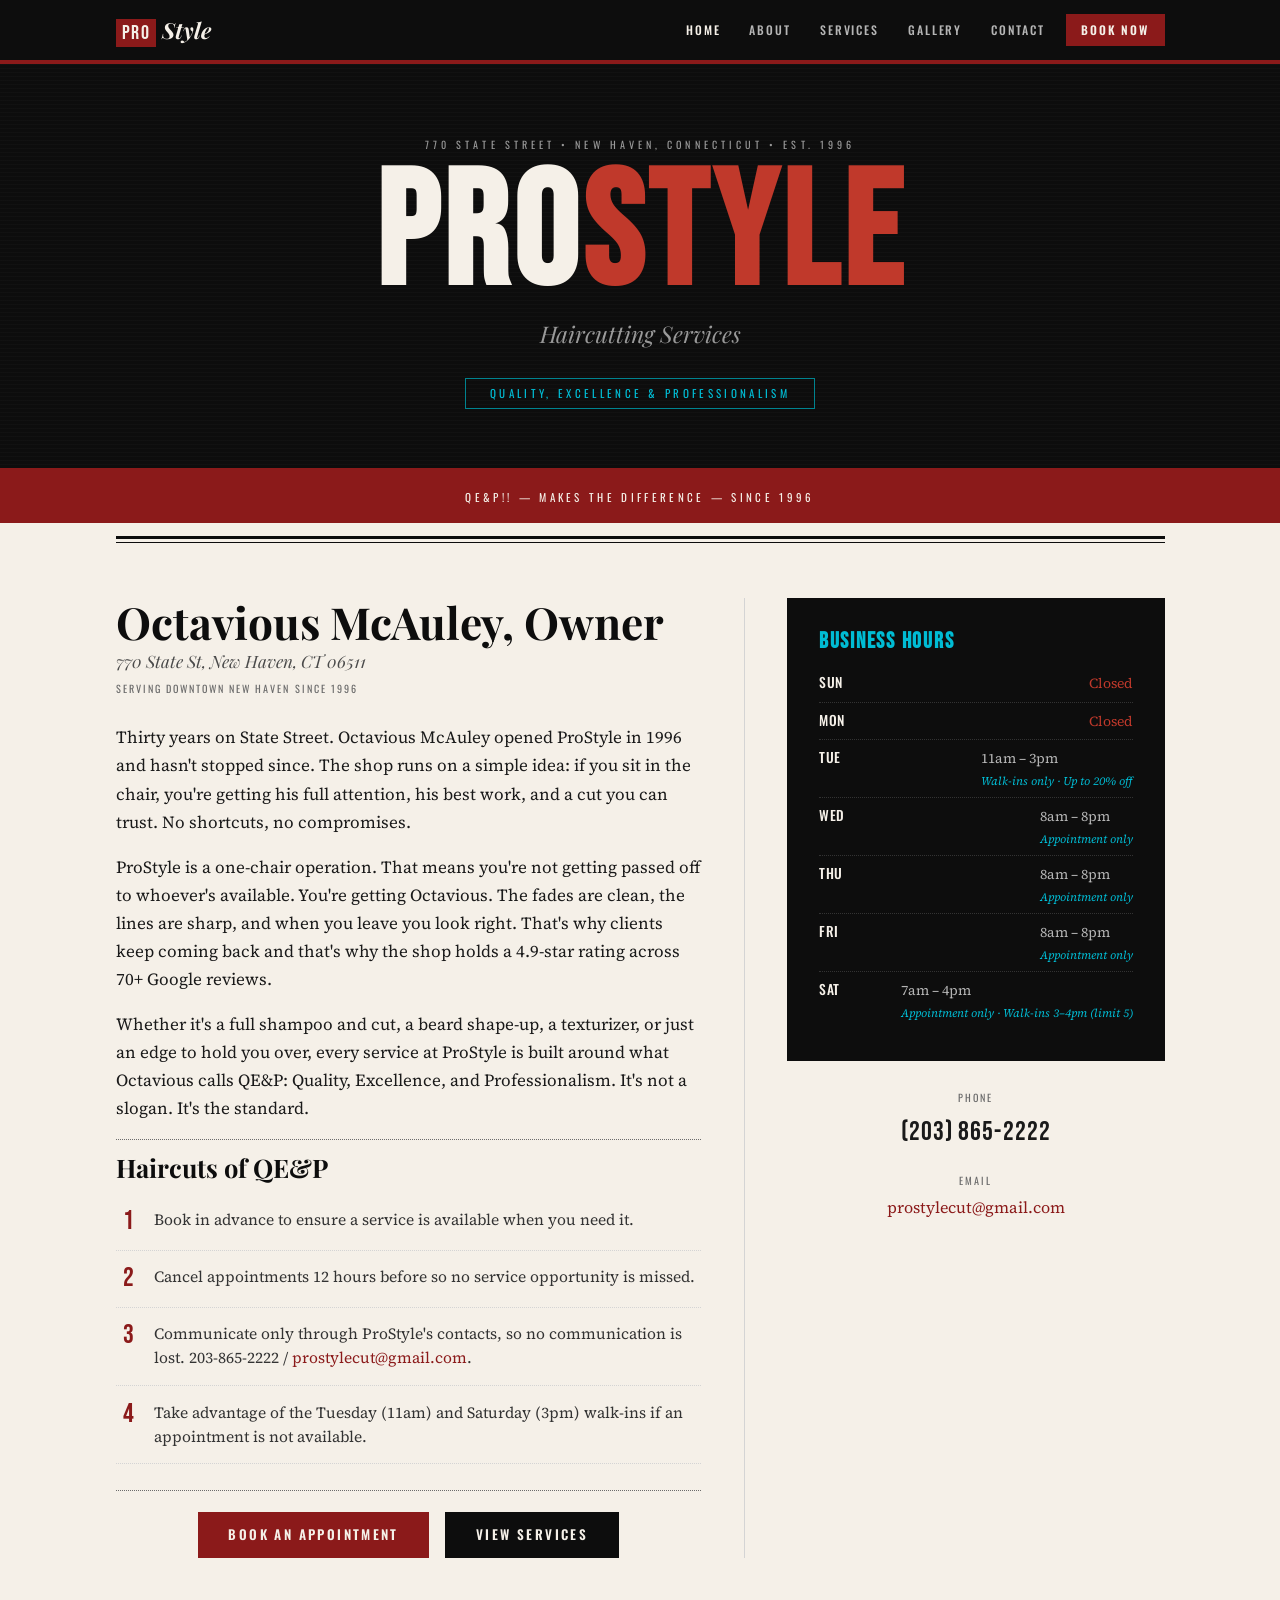
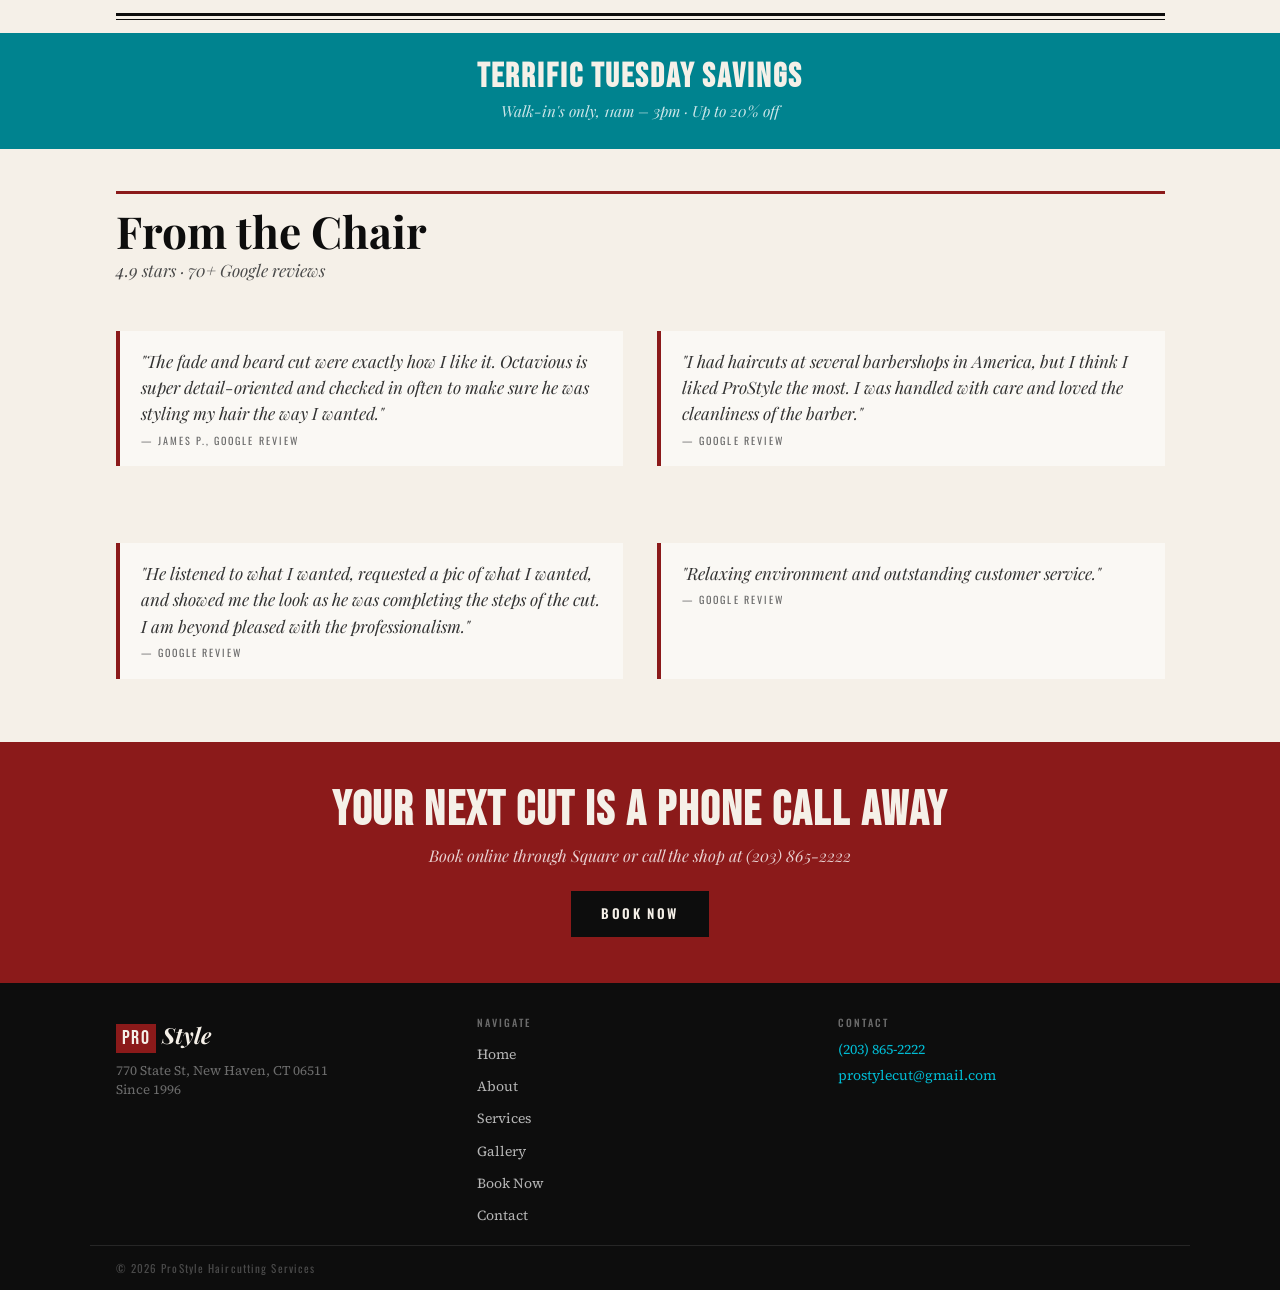
<file: index.html>
<!DOCTYPE html>
<html lang="en">
<head>
  <meta charset="UTF-8">
  <meta name="viewport" content="width=device-width, initial-scale=1.0">
  <title>ProStyle Haircutting Services — New Haven, CT</title>
  <meta name="description" content="Quality, Excellence & Professionalism since 1996. ProStyle Haircutting Services — 770 State St, New Haven, CT.">
  <link rel="stylesheet" href="styles.css">
</head>
<body>

  <!-- MASTHEAD -->
  <nav class="masthead">
    <div class="masthead-inner">
      <a href="index.html" class="mast-brand"><span class="pro">PRO</span><span class="sty">Style</span></a>
      <button class="nav-toggle" onclick="document.querySelector('.nav-links').classList.toggle('open')" aria-label="Menu"><span></span><span></span><span></span></button>
      <ul class="nav-links">
        <li><a href="index.html" class="active">Home</a></li>
        <li><a href="about.html">About</a></li>
        <li><a href="services.html">Services</a></li>
        <li><a href="gallery.html">Gallery</a></li>
        <li><a href="contact.html">Contact</a></li>
        <li><a href="booking.html" class="book-link">Book Now</a></li>
      </ul>
    </div>
  </nav>

  <!-- FRONT BANNER -->
  <header class="front-banner">
    <div class="edition">770 State Street &bull; New Haven, Connecticut &bull; Est. 1996</div>
    <h1>PRO<span class="red">STYLE</span></h1>
    <div class="subtitle">Haircutting Services</div>
    <div class="since">Quality, Excellence &amp; Professionalism</div>
  </header>

  <!-- QE&P BAR -->
  <div class="qep-bar">
    <span>QE&amp;P!! &mdash; Makes the Difference &mdash; Since 1996</span>
  </div>

  <!-- MAIN CONTENT -->
  <main class="page-frame">

    <div class="rule-double"></div>

    <!-- TWO-COLUMN: INTRO + HOURS -->
    <div class="section cols-aside">

      <div class="col-rule">
        <div class="section-header">
          <h2>Octavious McAuley, Owner</h2>
          <div class="dek">770 State St, New Haven, CT 06511</div>
          <div class="byline">Serving Downtown New Haven Since 1996</div>
        </div>

        <p style="margin-bottom:1rem;">
          Thirty years on State Street. Octavious McAuley opened ProStyle in 1996 and hasn't stopped since. The shop runs on a simple idea: if you sit in the chair, you're getting his full attention, his best work, and a cut you can trust. No shortcuts, no compromises.
        </p>
        <p style="margin-bottom:1rem;">
          ProStyle is a one-chair operation. That means you're not getting passed off to whoever's available. You're getting Octavious. The fades are clean, the lines are sharp, and when you leave you look right. That's why clients keep coming back and that's why the shop holds a 4.9-star rating across 70+ Google reviews.
        </p>
        <p style="margin-bottom:1rem;">
          Whether it's a full shampoo and cut, a beard shape-up, a texturizer, or just an edge to hold you over, every service at ProStyle is built around what Octavious calls QE&P: Quality, Excellence, and Professionalism. It's not a slogan. It's the standard.
        </p>

        <div class="rule-dotted"></div>

        <h3 style="margin-bottom:0.75rem;">Haircuts of QE&amp;P</h3>

        <div class="policy-item">
          <span class="policy-num">1</span>
          <span class="policy-text">Book in advance to ensure a service is available when you need it.</span>
        </div>
        <div class="policy-item">
          <span class="policy-num">2</span>
          <span class="policy-text">Cancel appointments 12 hours before so no service opportunity is missed.</span>
        </div>
        <div class="policy-item">
          <span class="policy-num">3</span>
          <span class="policy-text">Communicate only through ProStyle's contacts, so no communication is lost. 203-865-2222 / <a href="mailto:prostylecut@gmail.com">prostylecut@gmail.com</a>.</span>
        </div>
        <div class="policy-item">
          <span class="policy-num">4</span>
          <span class="policy-text">Take advantage of the Tuesday (11am) and Saturday (3pm) walk-ins if an appointment is not available.</span>
        </div>

        <div class="rule-dotted" style="margin-top:1.5rem;"></div>

        <div style="margin-top:1.25rem;text-align:center;">
          <a href="booking.html" class="btn btn-red">Book an Appointment</a>
          &nbsp;&nbsp;
          <a href="services.html" class="btn btn-black">View Services</a>
        </div>
      </div>

      <!-- SIDEBAR: HOURS -->
      <div>
        <div class="hours-box">
          <h3>Business Hours</h3>
          <div class="hours-row">
            <span class="hours-day">Sun</span>
            <span class="hours-time hours-closed">Closed</span>
          </div>
          <div class="hours-row">
            <span class="hours-day">Mon</span>
            <span class="hours-time hours-closed">Closed</span>
          </div>
          <div class="hours-row">
            <span class="hours-day">Tue</span>
            <span class="hours-time">11am – 3pm<span class="hours-note">Walk-ins only · Up to 20% off</span></span>
          </div>
          <div class="hours-row">
            <span class="hours-day">Wed</span>
            <span class="hours-time">8am – 8pm<span class="hours-note">Appointment only</span></span>
          </div>
          <div class="hours-row">
            <span class="hours-day">Thu</span>
            <span class="hours-time">8am – 8pm<span class="hours-note">Appointment only</span></span>
          </div>
          <div class="hours-row">
            <span class="hours-day">Fri</span>
            <span class="hours-time">8am – 8pm<span class="hours-note">Appointment only</span></span>
          </div>
          <div class="hours-row">
            <span class="hours-day">Sat</span>
            <span class="hours-time">7am – 4pm<span class="hours-note">Appointment only · Walk-ins 3–4pm (limit 5)</span></span>
          </div>
        </div>

        <div style="margin-top:1.25rem;text-align:center;">
          <span style="font-family:'Oswald',sans-serif;font-size:0.6rem;letter-spacing:0.2em;text-transform:uppercase;color:var(--pewter);">Phone</span><br>
          <a href="tel:2038652222" style="font-family:'Bebas Neue',sans-serif;font-size:1.6rem;letter-spacing:0.04em;color:var(--ink);">(203) 865-2222</a>
        </div>
        <div style="margin-top:0.6rem;text-align:center;">
          <span style="font-family:'Oswald',sans-serif;font-size:0.6rem;letter-spacing:0.2em;text-transform:uppercase;color:var(--pewter);">Email</span><br>
          <a href="mailto:prostylecut@gmail.com" style="font-size:0.95rem;">prostylecut@gmail.com</a>
        </div>
      </div>

    </div>

    <div class="rule-double"></div>

    <!-- TERRIFIC TUESDAY -->
  </main>

  <div class="tuesday-banner">
    <h3>Terrific Tuesday Savings</h3>
    <p>Walk-in's only, 11am – 3pm · Up to 20% off</p>
  </div>

  <!-- REVIEWS -->
  <div class="page-frame">
    <div class="section">
      <div class="rule-thick" style="background:var(--red);"></div>
      <div class="section-header" style="margin-top:0.75rem;">
        <h2>From the Chair</h2>
        <div class="dek">4.9 stars · 70+ Google reviews</div>
      </div>

      <div class="cols-2" style="gap:2rem;">

        <div class="pull-quote">
          <p>"The fade and beard cut were exactly how I like it. Octavious is super detail-oriented and checked in often to make sure he was styling my hair the way I wanted."</p>
          <span class="attr">— James P., Google Review</span>
        </div>

        <div class="pull-quote">
          <p>"I had haircuts at several barbershops in America, but I think I liked ProStyle the most. I was handled with care and loved the cleanliness of the barber."</p>
          <span class="attr">— Google Review</span>
        </div>

        <div class="pull-quote">
          <p>"He listened to what I wanted, requested a pic of what I wanted, and showed me the look as he was completing the steps of the cut. I am beyond pleased with the professionalism."</p>
          <span class="attr">— Google Review</span>
        </div>

        <div class="pull-quote">
          <p>"Relaxing environment and outstanding customer service."</p>
          <span class="attr">— Google Review</span>
        </div>

      </div>
    </div>
  </div>

  <!-- CTA -->
  <div class="cta-strip">
    <h2>Your Next Cut Is a Phone Call Away</h2>
    <p>Book online through Square or call the shop at (203) 865-2222</p>
    <a href="booking.html" class="btn btn-black">Book Now</a>
  </div>
  <footer class="site-footer">
    <div class="footer-inner">
      <div class="footer-brand">
        <div class="mast-brand"><span class="pro">PRO</span><span class="sty">Style</span></div>
        <p>770 State St, New Haven, CT 06511<br>Since 1996</p>
      </div>
      <div class="footer-nav">
        <h4>Navigate</h4>
        <ul>
          <li><a href="index.html">Home</a></li>
          <li><a href="about.html">About</a></li>
          <li><a href="services.html">Services</a></li>
          <li><a href="gallery.html">Gallery</a></li>
          <li><a href="booking.html">Book Now</a></li>
          <li><a href="contact.html">Contact</a></li>
        </ul>
      </div>
      <div class="footer-contact-col">
        <h4>Contact</h4>
        <p><a href="tel:2038652222">(203) 865-2222</a></p>
        <p><a href="mailto:prostylecut@gmail.com">prostylecut@gmail.com</a></p>
      </div>
    </div>
    <div class="footer-bottom">&copy; 2026 ProStyle Haircutting Services</div>
  </footer>

</body>
</html>
</file>
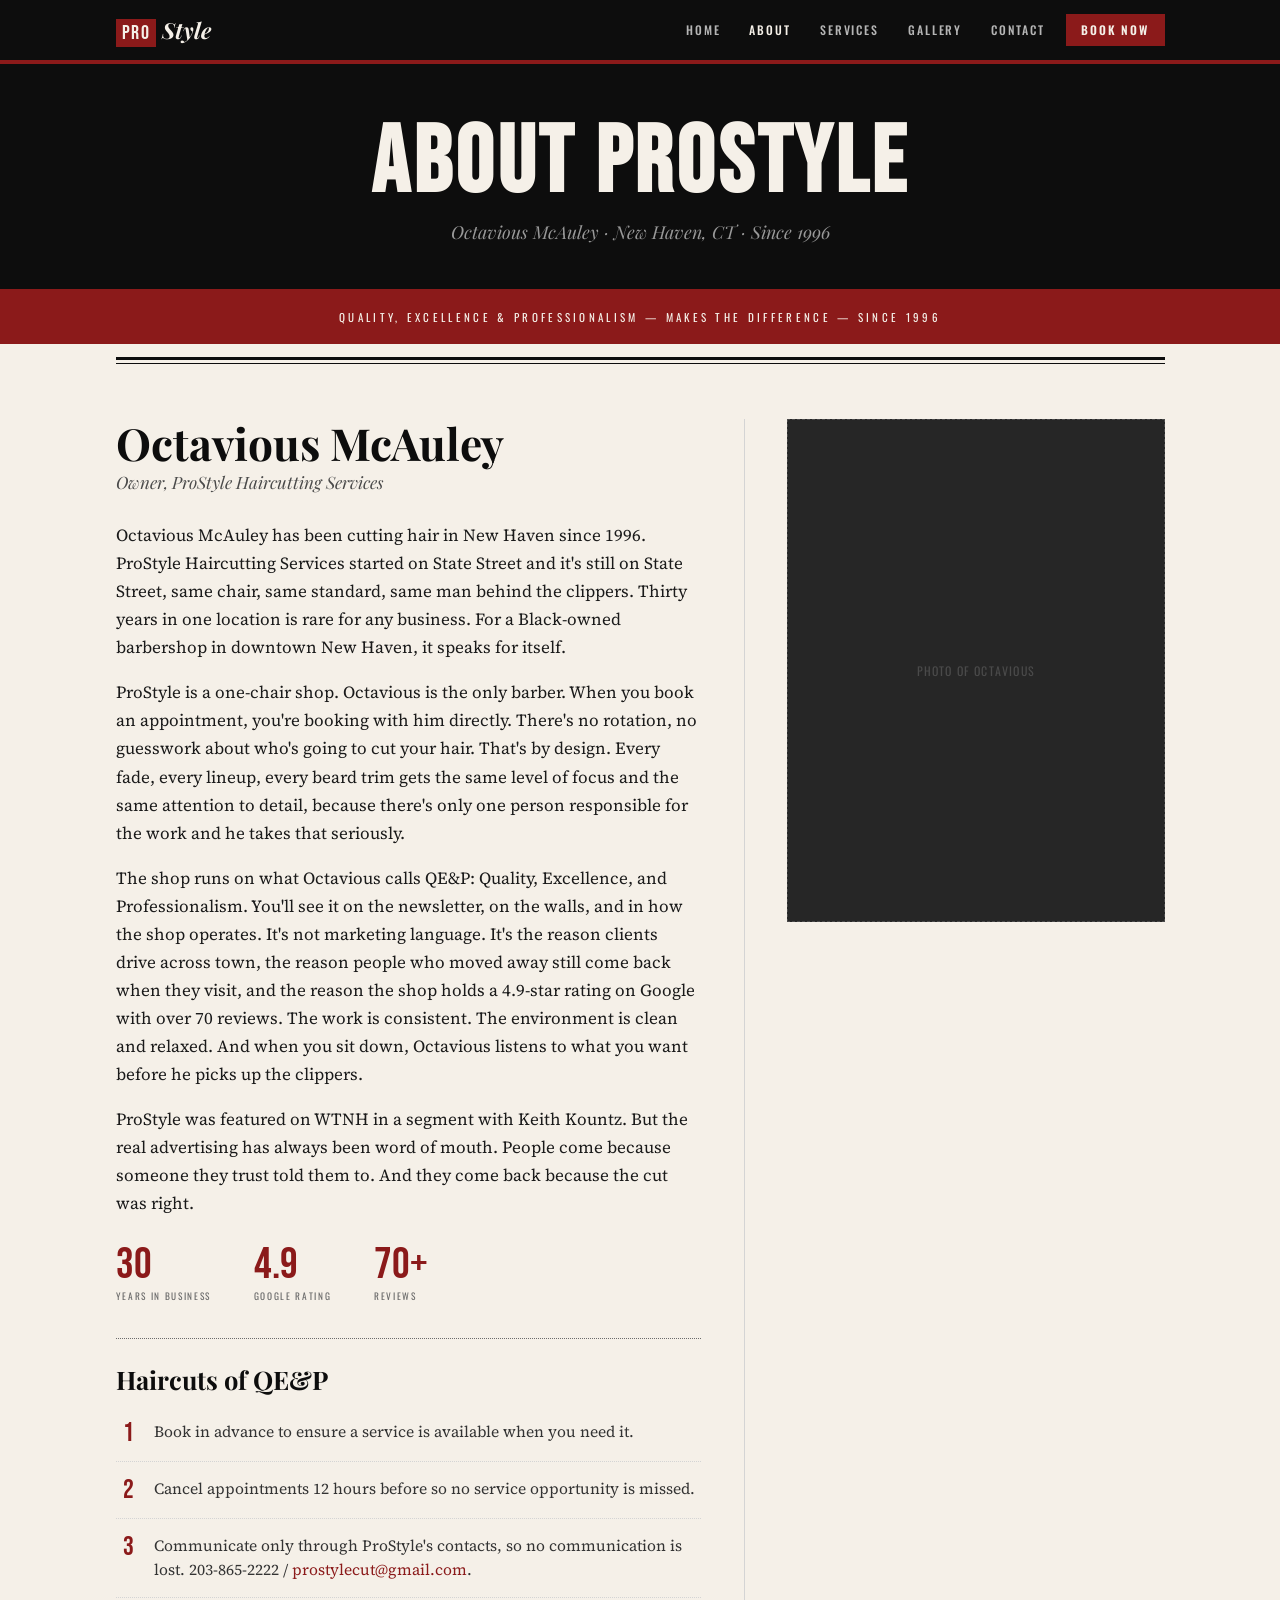
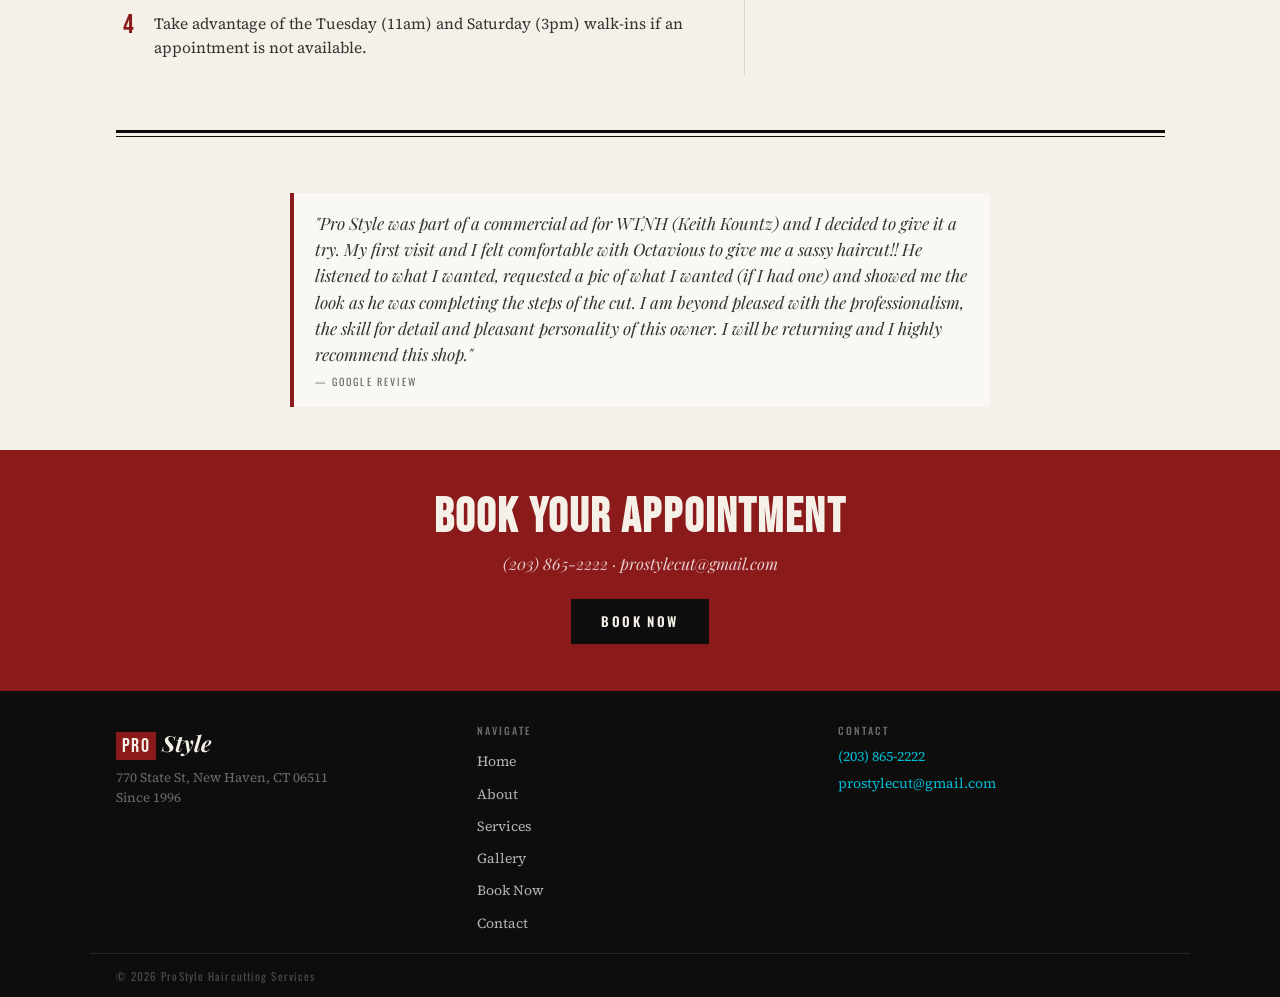
<file: about.html>
<!DOCTYPE html>
<html lang="en">
<head>
  <meta charset="UTF-8">
  <meta name="viewport" content="width=device-width, initial-scale=1.0">
  <title>About — ProStyle Haircutting Services</title>
  <link rel="stylesheet" href="styles.css">
</head>
<body>

  <nav class="masthead">
    <div class="masthead-inner">
      <a href="index.html" class="mast-brand"><span class="pro">PRO</span><span class="sty">Style</span></a>
      <button class="nav-toggle" onclick="document.querySelector('.nav-links').classList.toggle('open')" aria-label="Menu"><span></span><span></span><span></span></button>
      <ul class="nav-links">
        <li><a href="index.html">Home</a></li>
        <li><a href="about.html" class="active">About</a></li>
        <li><a href="services.html">Services</a></li>
        <li><a href="gallery.html">Gallery</a></li>
        <li><a href="contact.html">Contact</a></li>
        <li><a href="booking.html" class="book-link">Book Now</a></li>
      </ul>
    </div>
  </nav>

  <header class="page-header">
    <h1>About ProStyle</h1>
    <div class="dek">Octavious McAuley · New Haven, CT · Since 1996</div>
  </header>

  <div class="qep-bar"><span>Quality, Excellence &amp; Professionalism &mdash; Makes the Difference &mdash; Since 1996</span></div>

  <main class="page-frame">
    <div class="rule-double"></div>

    <div class="section cols-aside">

      <div class="col-rule">
        <div class="section-header">
          <h2>Octavious McAuley</h2>
          <div class="dek">Owner, ProStyle Haircutting Services</div>
        </div>

        <!-- If Octavious provides his own story, swap this section out for his words. -->
        <p style="margin-bottom:1rem;">
          Octavious McAuley has been cutting hair in New Haven since 1996. ProStyle Haircutting Services started on State Street and it's still on State Street, same chair, same standard, same man behind the clippers. Thirty years in one location is rare for any business. For a Black-owned barbershop in downtown New Haven, it speaks for itself.
        </p>
        <p style="margin-bottom:1rem;">
          ProStyle is a one-chair shop. Octavious is the only barber. When you book an appointment, you're booking with him directly. There's no rotation, no guesswork about who's going to cut your hair. That's by design. Every fade, every lineup, every beard trim gets the same level of focus and the same attention to detail, because there's only one person responsible for the work and he takes that seriously.
        </p>
        <p style="margin-bottom:1rem;">
          The shop runs on what Octavious calls QE&P: Quality, Excellence, and Professionalism. You'll see it on the newsletter, on the walls, and in how the shop operates. It's not marketing language. It's the reason clients drive across town, the reason people who moved away still come back when they visit, and the reason the shop holds a 4.9-star rating on Google with over 70 reviews. The work is consistent. The environment is clean and relaxed. And when you sit down, Octavious listens to what you want before he picks up the clippers.
        </p>
        <p style="margin-bottom:1.5rem;">
          ProStyle was featured on WTNH in a segment with Keith Kountz. But the real advertising has always been word of mouth. People come because someone they trust told them to. And they come back because the cut was right.
        </p>

        <div class="stat-row">
          <div>
            <div class="stat-num">30</div>
            <div class="stat-label">Years in Business</div>
          </div>
          <div>
            <div class="stat-num">4.9</div>
            <div class="stat-label">Google Rating</div>
          </div>
          <div>
            <div class="stat-num">70+</div>
            <div class="stat-label">Reviews</div>
          </div>
        </div>

        <div class="rule-dotted" style="margin-top:2rem;"></div>

        <div style="margin-top:1.5rem;">
          <h3 style="margin-bottom:0.75rem;">Haircuts of QE&amp;P</h3>

          <div class="policy-item">
            <span class="policy-num">1</span>
            <span class="policy-text">Book in advance to ensure a service is available when you need it.</span>
          </div>
          <div class="policy-item">
            <span class="policy-num">2</span>
            <span class="policy-text">Cancel appointments 12 hours before so no service opportunity is missed.</span>
          </div>
          <div class="policy-item">
            <span class="policy-num">3</span>
            <span class="policy-text">Communicate only through ProStyle's contacts, so no communication is lost. 203-865-2222 / <a href="mailto:prostylecut@gmail.com">prostylecut@gmail.com</a>.</span>
          </div>
          <div class="policy-item">
            <span class="policy-num">4</span>
            <span class="policy-text">Take advantage of the Tuesday (11am) and Saturday (3pm) walk-ins if an appointment is not available.</span>
          </div>
        </div>

      </div>

      <!-- SIDEBAR -->
      <div>
        <div class="portrait-slot">Photo of Octavious</div>
        <!-- Replace above with:
        <img src="images/octavious.jpg" alt="Octavious McAuley" style="width:100%;">
        -->
      </div>

    </div>

    <div class="rule-double"></div>

    <!-- FEATURED REVIEW -->
    <div class="section">
      <div class="pull-quote" style="max-width:700px;margin:0 auto;">
        <p>"Pro Style was part of a commercial ad for WTNH (Keith Kountz) and I decided to give it a try. My first visit and I felt comfortable with Octavious to give me a sassy haircut!! He listened to what I wanted, requested a pic of what I wanted (if I had one) and showed me the look as he was completing the steps of the cut. I am beyond pleased with the professionalism, the skill for detail and pleasant personality of this owner. I will be returning and I highly recommend this shop."</p>
        <span class="attr">— Google Review</span>
      </div>
    </div>

  </main>

  <div class="cta-strip">
    <h2>Book Your Appointment</h2>
    <p>(203) 865-2222 · prostylecut@gmail.com</p>
    <a href="booking.html" class="btn btn-black">Book Now</a>
  </div>

  <footer class="site-footer">
    <div class="footer-inner">
      <div class="footer-brand">
        <div class="mast-brand"><span class="pro">PRO</span><span class="sty">Style</span></div>
        <p>770 State St, New Haven, CT 06511<br>Since 1996</p>
      </div>
      <div class="footer-nav">
        <h4>Navigate</h4>
        <ul>
          <li><a href="index.html">Home</a></li>
          <li><a href="about.html">About</a></li>
          <li><a href="services.html">Services</a></li>
          <li><a href="gallery.html">Gallery</a></li>
          <li><a href="booking.html">Book Now</a></li>
          <li><a href="contact.html">Contact</a></li>
        </ul>
      </div>
      <div class="footer-contact-col">
        <h4>Contact</h4>
        <p><a href="tel:2038652222">(203) 865-2222</a></p>
        <p><a href="mailto:prostylecut@gmail.com">prostylecut@gmail.com</a></p>
      </div>
    </div>
    <div class="footer-bottom">&copy; 2026 ProStyle Haircutting Services</div>
  </footer>

</body>
</html>
</file>
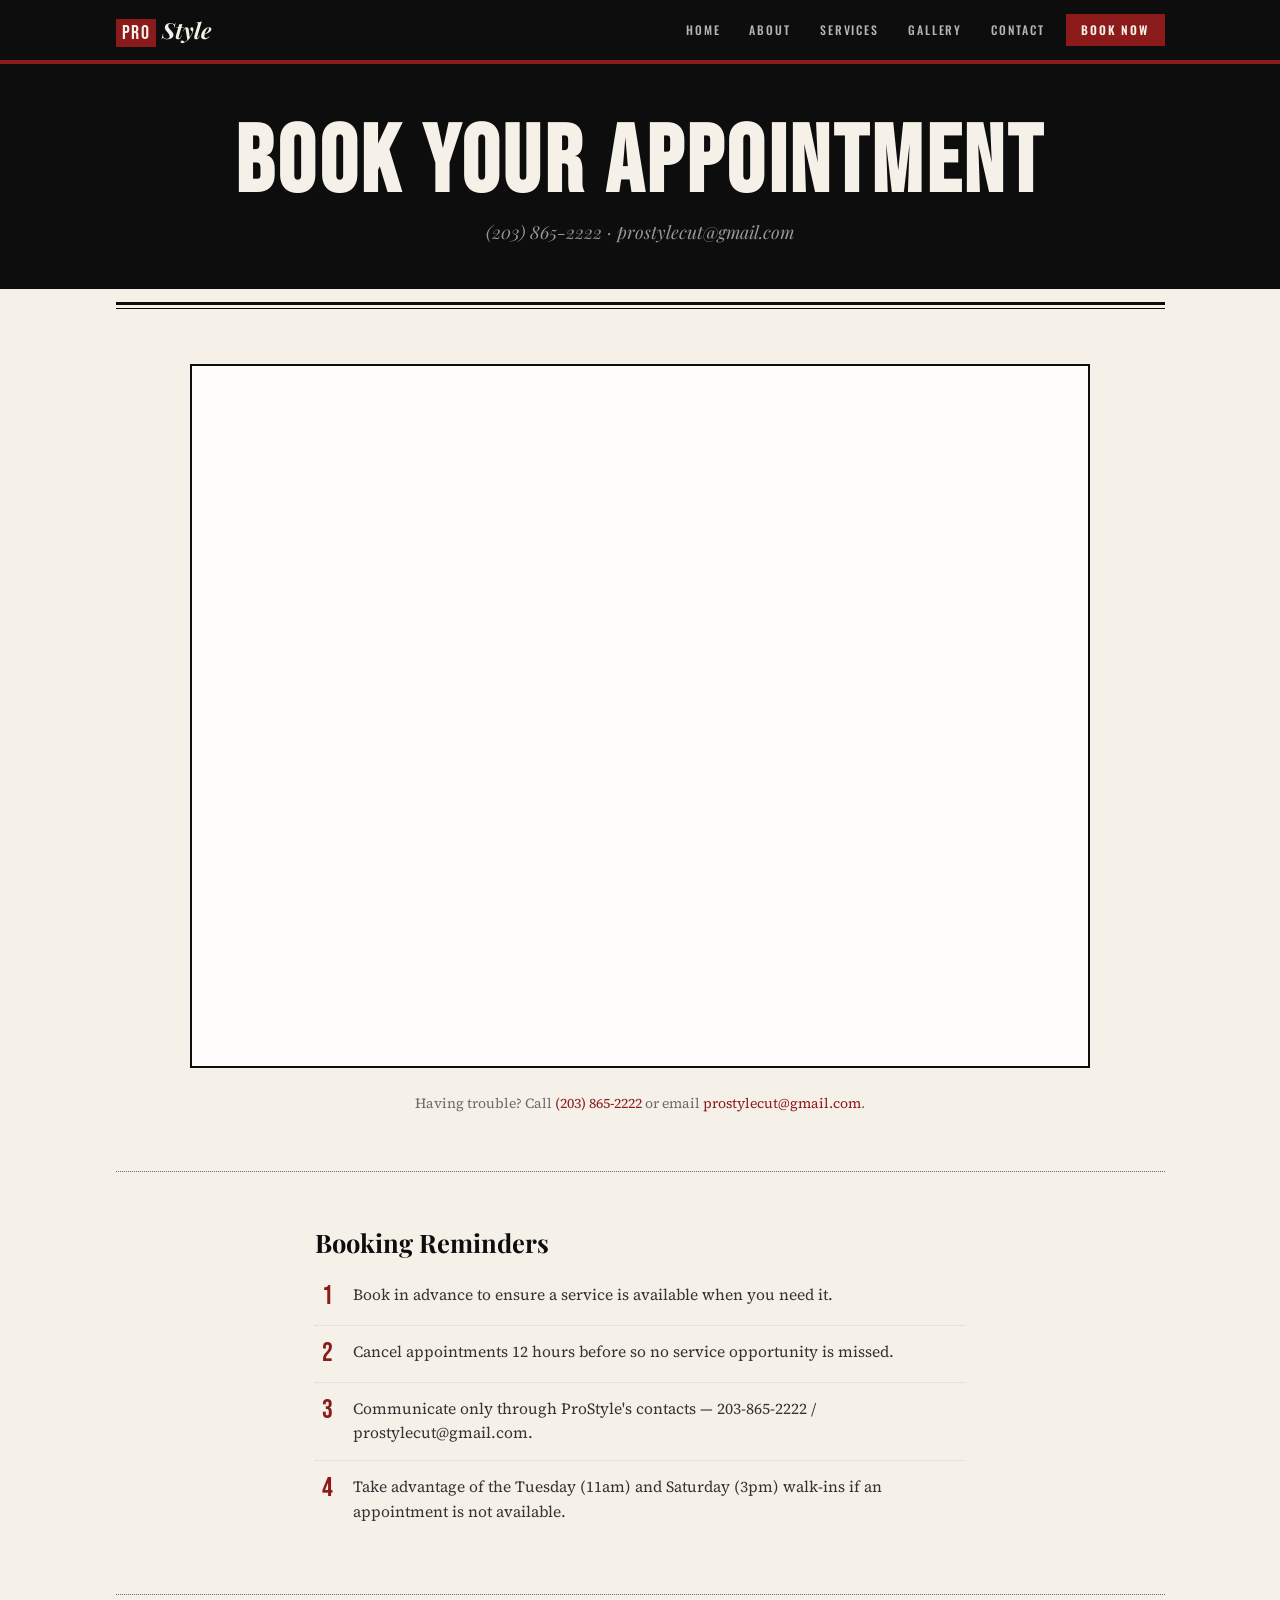
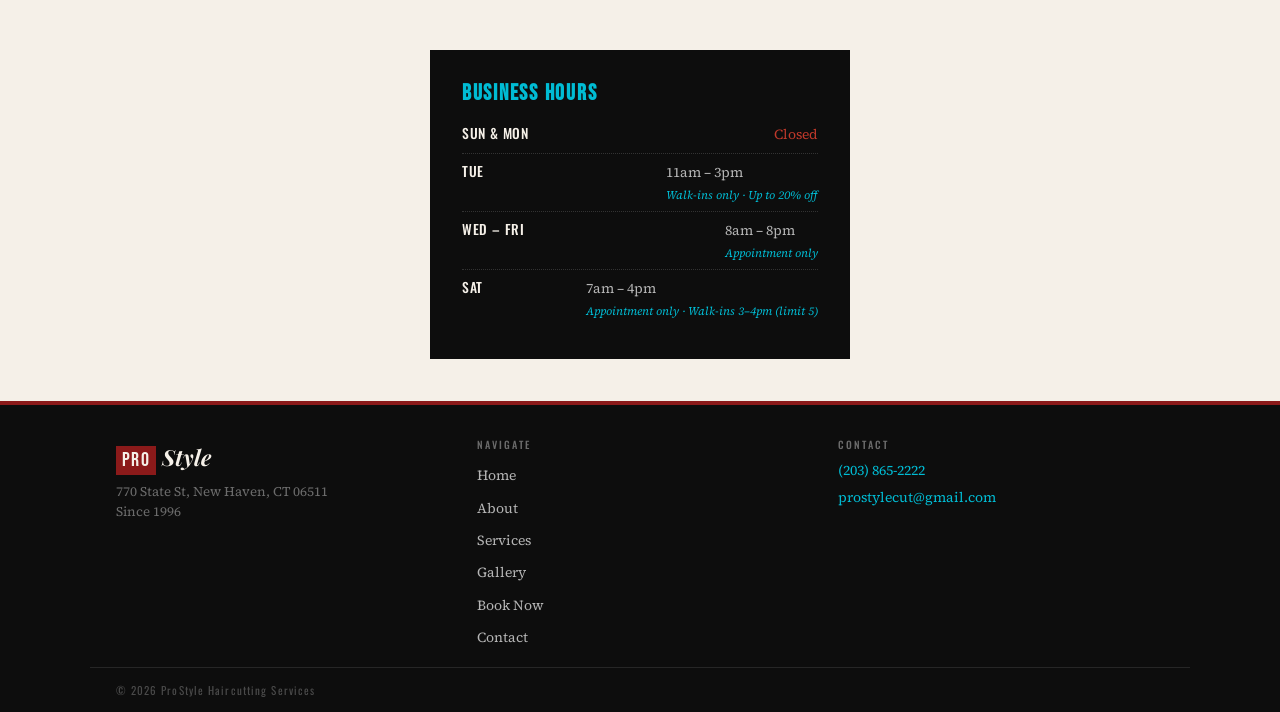
<file: booking.html>
<!DOCTYPE html>
<html lang="en">
<head>
  <meta charset="UTF-8">
  <meta name="viewport" content="width=device-width, initial-scale=1.0">
  <title>Book Now — ProStyle Haircutting Services</title>
  <link rel="stylesheet" href="styles.css">
</head>
<body>

  <nav class="masthead">
    <div class="masthead-inner">
      <a href="index.html" class="mast-brand"><span class="pro">PRO</span><span class="sty">Style</span></a>
      <button class="nav-toggle" onclick="document.querySelector('.nav-links').classList.toggle('open')" aria-label="Menu"><span></span><span></span><span></span></button>
      <ul class="nav-links">
        <li><a href="index.html">Home</a></li>
        <li><a href="about.html">About</a></li>
        <li><a href="services.html">Services</a></li>
        <li><a href="gallery.html">Gallery</a></li>
        <li><a href="contact.html">Contact</a></li>
        <li><a href="booking.html" class="book-link active">Book Now</a></li>
      </ul>
    </div>
  </nav>

  <header class="page-header">
    <h1>Book Your Appointment</h1>
    <div class="dek">(203) 865-2222 · prostylecut@gmail.com</div>
  </header>

  <main class="page-frame">
    <div class="rule-double"></div>

    <div class="section">

      <!-- SQUARE BOOKING EMBED -->
      <div class="booking-frame">
        <iframe
          src="https://book.squareup.com/appointments/mjw07r27nyynjj/location/LN7X5245PBA31"
          title="Book an appointment at ProStyle Haircutting Services"
          loading="lazy"
          allow="payment"
        ></iframe>
      </div>

      <p style="text-align:center;color:var(--pewter);margin-top:1.5rem;font-size:0.82rem;">
        Having trouble? Call <a href="tel:2038652222">(203) 865-2222</a> or email <a href="mailto:prostylecut@gmail.com">prostylecut@gmail.com</a>.
      </p>

    </div>

    <div class="rule-dotted"></div>

    <!-- REMINDERS -->
    <div class="section" style="max-width:650px;margin:0 auto;">
      <h3 style="margin-bottom:0.75rem;">Booking Reminders</h3>
      <div class="policy-item">
        <span class="policy-num">1</span>
        <span class="policy-text">Book in advance to ensure a service is available when you need it.</span>
      </div>
      <div class="policy-item">
        <span class="policy-num">2</span>
        <span class="policy-text">Cancel appointments 12 hours before so no service opportunity is missed.</span>
      </div>
      <div class="policy-item">
        <span class="policy-num">3</span>
        <span class="policy-text">Communicate only through ProStyle's contacts — 203-865-2222 / prostylecut@gmail.com.</span>
      </div>
      <div class="policy-item">
        <span class="policy-num">4</span>
        <span class="policy-text">Take advantage of the Tuesday (11am) and Saturday (3pm) walk-ins if an appointment is not available.</span>
      </div>
    </div>

    <div class="rule-dotted"></div>

    <!-- HOURS -->
    <div class="section" style="max-width:420px;margin:0 auto;">
      <div class="hours-box">
        <h3>Business Hours</h3>
        <div class="hours-row">
          <span class="hours-day">Sun &amp; Mon</span>
          <span class="hours-time hours-closed">Closed</span>
        </div>
        <div class="hours-row">
          <span class="hours-day">Tue</span>
          <span class="hours-time">11am – 3pm<span class="hours-note">Walk-ins only · Up to 20% off</span></span>
        </div>
        <div class="hours-row">
          <span class="hours-day">Wed – Fri</span>
          <span class="hours-time">8am – 8pm<span class="hours-note">Appointment only</span></span>
        </div>
        <div class="hours-row">
          <span class="hours-day">Sat</span>
          <span class="hours-time">7am – 4pm<span class="hours-note">Appointment only · Walk-ins 3–4pm (limit 5)</span></span>
        </div>
      </div>
    </div>

  </main>

  <footer class="site-footer">
    <div class="footer-inner">
      <div class="footer-brand">
        <div class="mast-brand"><span class="pro">PRO</span><span class="sty">Style</span></div>
        <p>770 State St, New Haven, CT 06511<br>Since 1996</p>
      </div>
      <div class="footer-nav">
        <h4>Navigate</h4>
        <ul>
          <li><a href="index.html">Home</a></li>
          <li><a href="about.html">About</a></li>
          <li><a href="services.html">Services</a></li>
          <li><a href="gallery.html">Gallery</a></li>
          <li><a href="booking.html">Book Now</a></li>
          <li><a href="contact.html">Contact</a></li>
        </ul>
      </div>
      <div class="footer-contact-col">
        <h4>Contact</h4>
        <p><a href="tel:2038652222">(203) 865-2222</a></p>
        <p><a href="mailto:prostylecut@gmail.com">prostylecut@gmail.com</a></p>
      </div>
    </div>
    <div class="footer-bottom">&copy; 2026 ProStyle Haircutting Services</div>
  </footer>

</body>
</html>
</file>
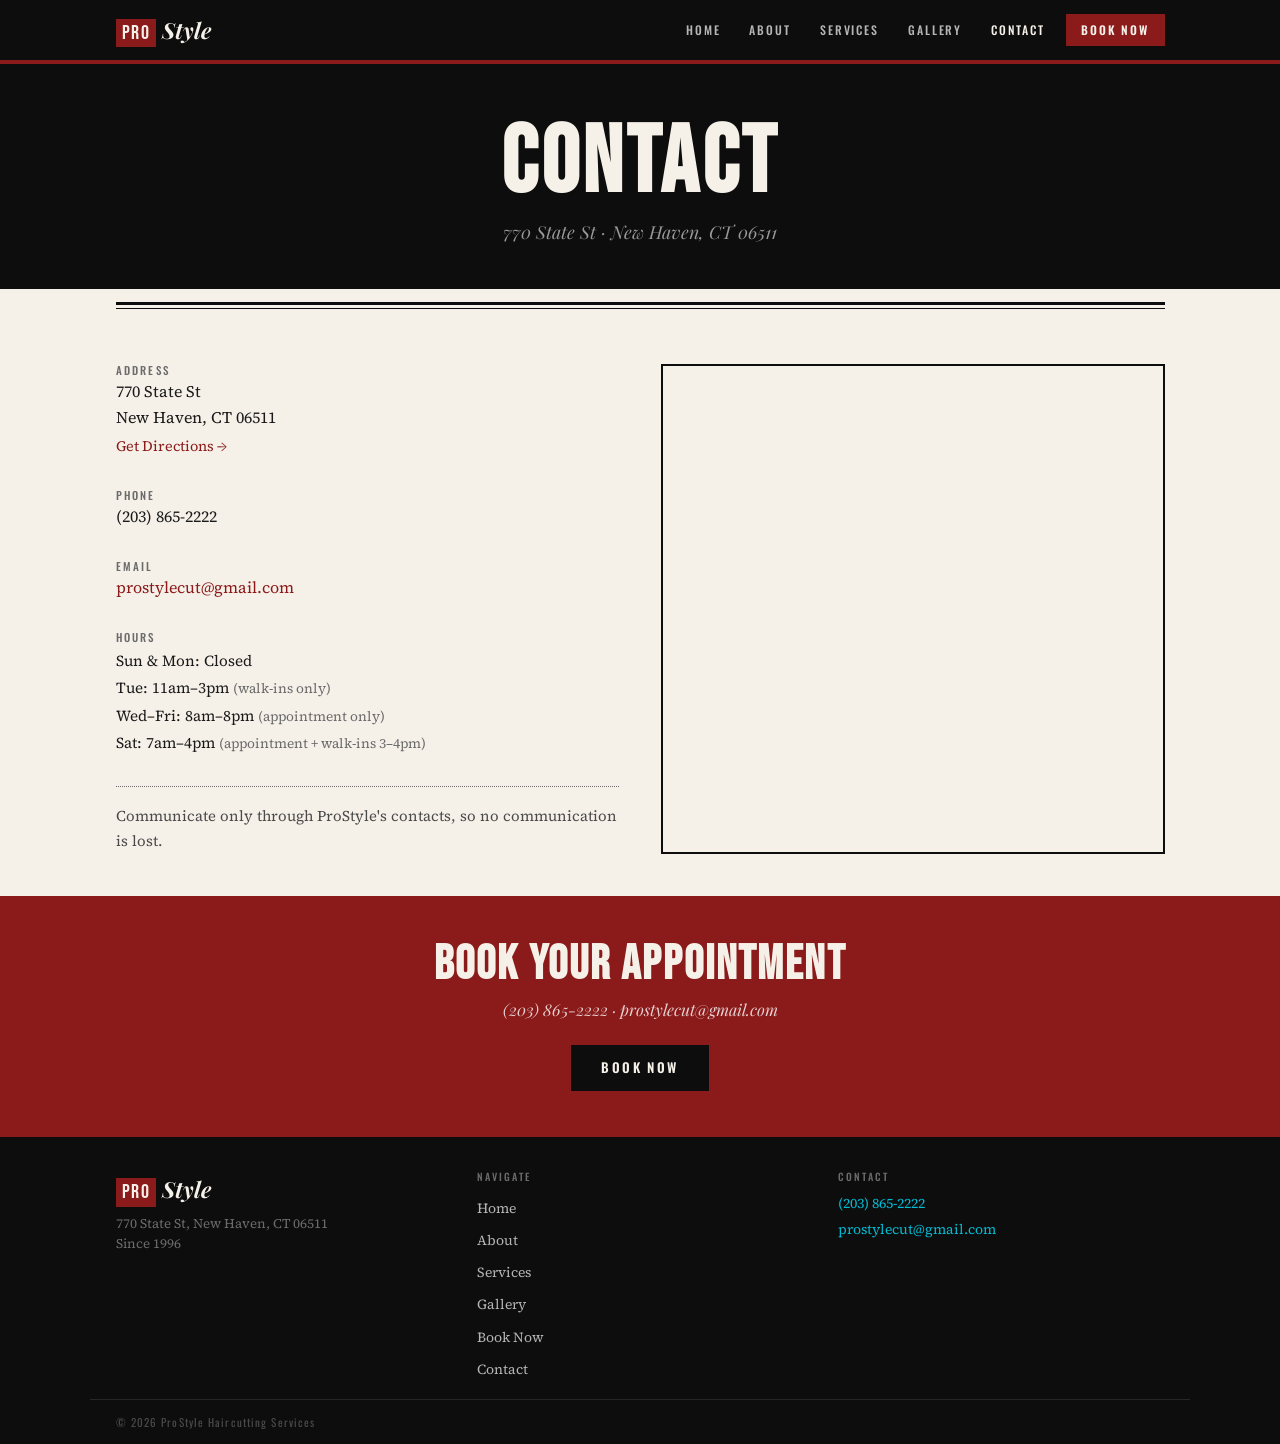
<file: contact.html>
<!DOCTYPE html>
<html lang="en">
<head>
  <meta charset="UTF-8">
  <meta name="viewport" content="width=device-width, initial-scale=1.0">
  <title>Contact — ProStyle Haircutting Services</title>
  <link rel="stylesheet" href="styles.css">
</head>
<body>

  <nav class="masthead">
    <div class="masthead-inner">
      <a href="index.html" class="mast-brand"><span class="pro">PRO</span><span class="sty">Style</span></a>
      <button class="nav-toggle" onclick="document.querySelector('.nav-links').classList.toggle('open')" aria-label="Menu"><span></span><span></span><span></span></button>
      <ul class="nav-links">
        <li><a href="index.html">Home</a></li>
        <li><a href="about.html">About</a></li>
        <li><a href="services.html">Services</a></li>
        <li><a href="gallery.html">Gallery</a></li>
        <li><a href="contact.html" class="active">Contact</a></li>
        <li><a href="booking.html" class="book-link">Book Now</a></li>
      </ul>
    </div>
  </nav>

  <header class="page-header">
    <h1>Contact</h1>
    <div class="dek">770 State St · New Haven, CT 06511</div>
  </header>

  <main class="page-frame">
    <div class="rule-double"></div>

    <div class="section contact-pair">

      <!-- LEFT: INFO -->
      <div>

        <div class="contact-block" style="margin-bottom:1.75rem;">
          <h4>Address</h4>
          <p>
            770 State St<br>
            New Haven, CT 06511
          </p>
          <a href="https://www.google.com/maps/dir/?api=1&destination=ProStyle+Haircutting+Services+770+State+St+New+Haven+CT" target="_blank" rel="noopener" style="font-size:0.85rem;">Get Directions →</a>
        </div>

        <div class="contact-block" style="margin-bottom:1.75rem;">
          <h4>Phone</h4>
          <p><a href="tel:2038652222" style="color:var(--ink);">(203) 865-2222</a></p>
        </div>

        <div class="contact-block" style="margin-bottom:1.75rem;">
          <h4>Email</h4>
          <p><a href="mailto:prostylecut@gmail.com">prostylecut@gmail.com</a></p>
        </div>

        <div class="contact-block" style="margin-bottom:1.75rem;">
          <h4>Hours</h4>
          <p style="font-size:0.9rem;line-height:1.8;">
            Sun &amp; Mon: Closed<br>
            Tue: 11am–3pm <span style="color:var(--pewter);font-size:0.8rem;">(walk-ins only)</span><br>
            Wed–Fri: 8am–8pm <span style="color:var(--pewter);font-size:0.8rem;">(appointment only)</span><br>
            Sat: 7am–4pm <span style="color:var(--pewter);font-size:0.8rem;">(appointment + walk-ins 3–4pm)</span>
          </p>
        </div>

        <div class="rule-dotted"></div>

        <p style="margin-top:1rem;font-size:0.88rem;color:var(--slate);">
          Communicate only through ProStyle's contacts, so no communication is lost.
        </p>

        <!-- Social media placeholder -->
        <!--
        <div class="contact-block" style="margin-top:1.75rem;">
          <h4>Follow</h4>
          <p><a href="#">Instagram</a> · <a href="#">Facebook</a></p>
        </div>
        -->

      </div>

      <!-- RIGHT: MAP -->
      <div class="map-frame">
        <iframe
          src="https://www.google.com/maps/embed?pb=!1m18!1m12!1m3!1d5993.719041177243!2d-72.91839852412538!3d41.31191957130956!2m3!1f0!2f0!3f0!3m2!1i1024!2i768!4f13.1!3m3!1m2!1s0x89e7d9ced7787e51%3A0xeb358b073072fbc8!2sProStyle%20Haircutting%20Services!5e0!3m2!1sen!2sus!4v1773196857439!5m2!1sen!2sus"
          allowfullscreen=""
          loading="lazy"
          referrerpolicy="no-referrer-when-downgrade"
          title="ProStyle Haircutting Services on Google Maps"
        ></iframe>
      </div>

    </div>

  </main>

  <div class="cta-strip">
    <h2>Book Your Appointment</h2>
    <p>(203) 865-2222 · prostylecut@gmail.com</p>
    <a href="booking.html" class="btn btn-black">Book Now</a>
  </div>

  <footer class="site-footer">
    <div class="footer-inner">
      <div class="footer-brand">
        <div class="mast-brand"><span class="pro">PRO</span><span class="sty">Style</span></div>
        <p>770 State St, New Haven, CT 06511<br>Since 1996</p>
      </div>
      <div class="footer-nav">
        <h4>Navigate</h4>
        <ul>
          <li><a href="index.html">Home</a></li>
          <li><a href="about.html">About</a></li>
          <li><a href="services.html">Services</a></li>
          <li><a href="gallery.html">Gallery</a></li>
          <li><a href="booking.html">Book Now</a></li>
          <li><a href="contact.html">Contact</a></li>
        </ul>
      </div>
      <div class="footer-contact-col">
        <h4>Contact</h4>
        <p><a href="tel:2038652222">(203) 865-2222</a></p>
        <p><a href="mailto:prostylecut@gmail.com">prostylecut@gmail.com</a></p>
      </div>
    </div>
    <div class="footer-bottom">&copy; 2026 ProStyle Haircutting Services</div>
  </footer>

</body>
</html>
</file>
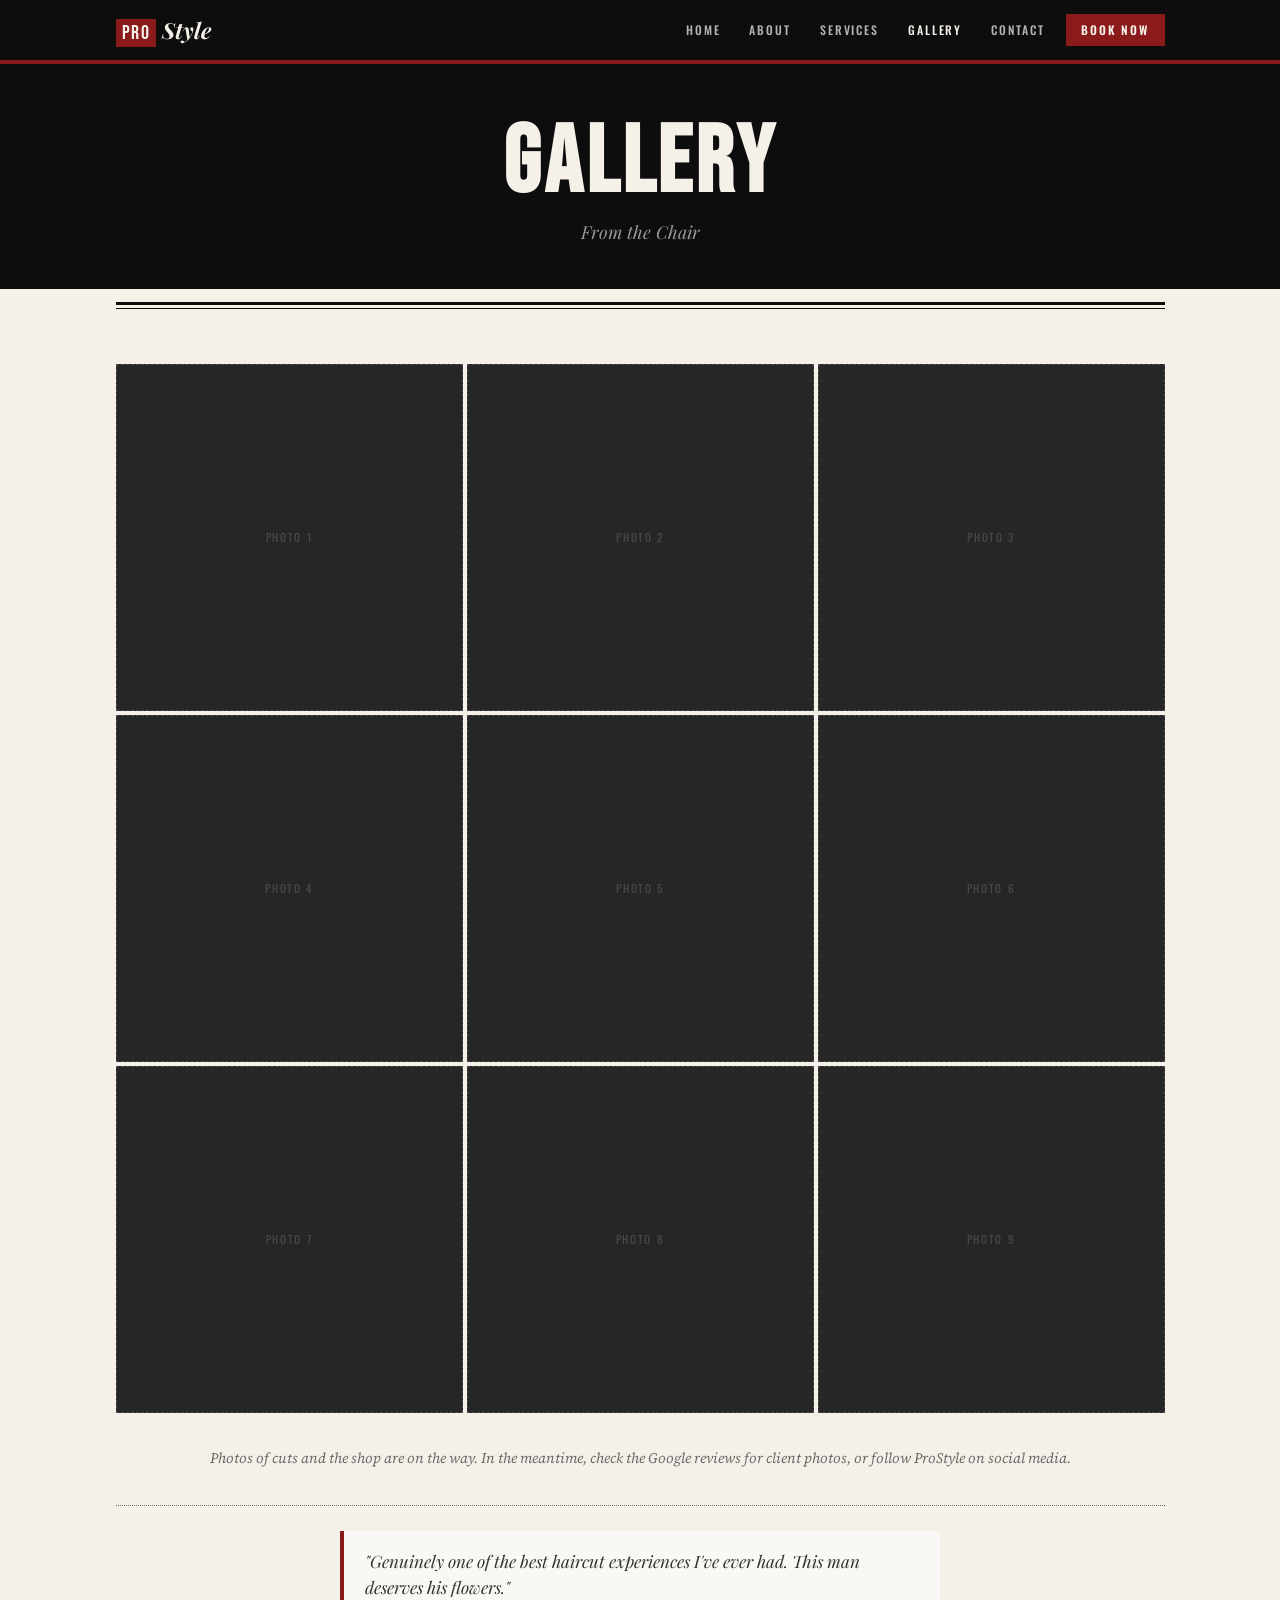
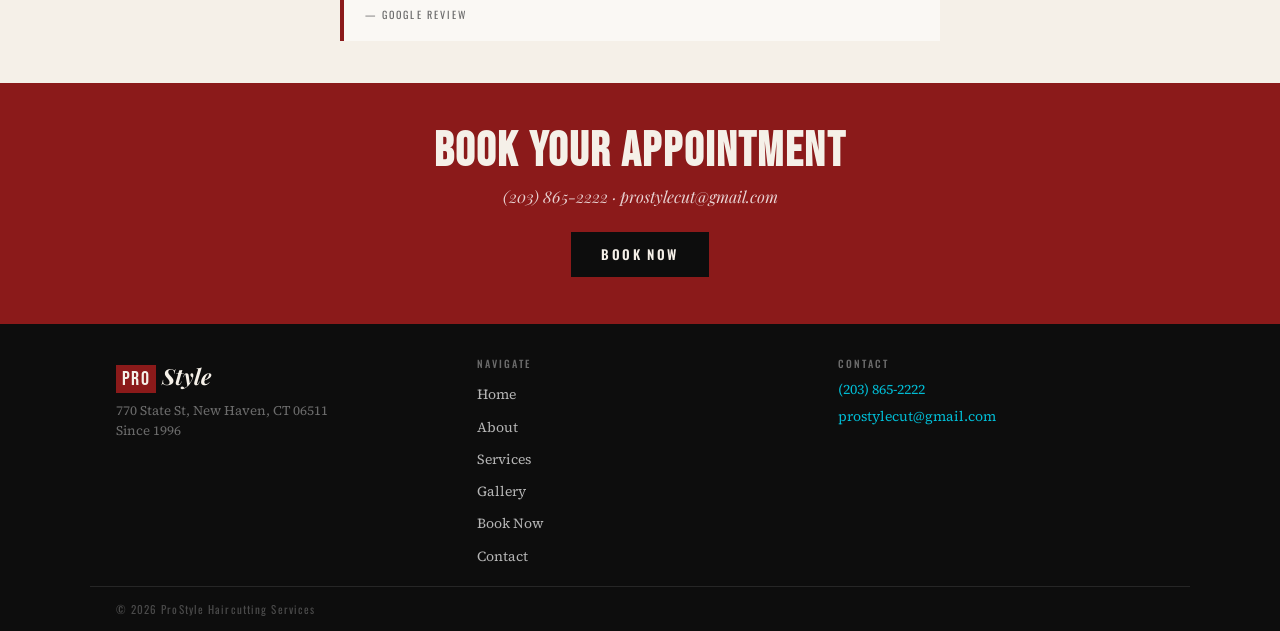
<file: gallery.html>
<!DOCTYPE html>
<html lang="en">
<head>
  <meta charset="UTF-8">
  <meta name="viewport" content="width=device-width, initial-scale=1.0">
  <title>Gallery — ProStyle Haircutting Services</title>
  <link rel="stylesheet" href="styles.css">
</head>
<body>

  <nav class="masthead">
    <div class="masthead-inner">
      <a href="index.html" class="mast-brand"><span class="pro">PRO</span><span class="sty">Style</span></a>
      <button class="nav-toggle" onclick="document.querySelector('.nav-links').classList.toggle('open')" aria-label="Menu"><span></span><span></span><span></span></button>
      <ul class="nav-links">
        <li><a href="index.html">Home</a></li>
        <li><a href="about.html">About</a></li>
        <li><a href="services.html">Services</a></li>
        <li><a href="gallery.html" class="active">Gallery</a></li>
        <li><a href="contact.html">Contact</a></li>
        <li><a href="booking.html" class="book-link">Book Now</a></li>
      </ul>
    </div>
  </nav>

  <header class="page-header">
    <h1>Gallery</h1>
    <div class="dek">From the Chair</div>
  </header>

  <main class="page-frame">
    <div class="rule-double"></div>

    <div class="section">

      <!--
        PHOTO GALLERY
        Replace each .gallery-slot with:
        <div class="gallery-slot" style="border:none;">
          <img src="images/cut-01.jpg" alt="Description" style="width:100%;height:100%;object-fit:cover;">
        </div>
      -->

      <div class="gallery-grid">
        <div class="gallery-slot">Photo 1</div>
        <div class="gallery-slot">Photo 2</div>
        <div class="gallery-slot">Photo 3</div>
        <div class="gallery-slot">Photo 4</div>
        <div class="gallery-slot">Photo 5</div>
        <div class="gallery-slot">Photo 6</div>
        <div class="gallery-slot">Photo 7</div>
        <div class="gallery-slot">Photo 8</div>
        <div class="gallery-slot">Photo 9</div>
      </div>

      <p style="text-align:center;color:var(--pewter);margin-top:2rem;font-size:0.85rem;font-style:italic;">
        Photos of cuts and the shop are on the way. In the meantime, check the Google reviews for client photos, or follow ProStyle on social media.
      </p>

      <div class="rule-dotted" style="margin-top:2rem;"></div>

      <div class="pull-quote" style="max-width:600px;margin:1.5rem auto 0;">
        <p>"Genuinely one of the best haircut experiences I've ever had. This man deserves his flowers."</p>
        <span class="attr">— Google Review</span>
      </div>

    </div>
  </main>

  <div class="cta-strip">
    <h2>Book Your Appointment</h2>
    <p>(203) 865-2222 · prostylecut@gmail.com</p>
    <a href="booking.html" class="btn btn-black">Book Now</a>
  </div>

  <footer class="site-footer">
    <div class="footer-inner">
      <div class="footer-brand">
        <div class="mast-brand"><span class="pro">PRO</span><span class="sty">Style</span></div>
        <p>770 State St, New Haven, CT 06511<br>Since 1996</p>
      </div>
      <div class="footer-nav">
        <h4>Navigate</h4>
        <ul>
          <li><a href="index.html">Home</a></li>
          <li><a href="about.html">About</a></li>
          <li><a href="services.html">Services</a></li>
          <li><a href="gallery.html">Gallery</a></li>
          <li><a href="booking.html">Book Now</a></li>
          <li><a href="contact.html">Contact</a></li>
        </ul>
      </div>
      <div class="footer-contact-col">
        <h4>Contact</h4>
        <p><a href="tel:2038652222">(203) 865-2222</a></p>
        <p><a href="mailto:prostylecut@gmail.com">prostylecut@gmail.com</a></p>
      </div>
    </div>
    <div class="footer-bottom">&copy; 2026 ProStyle Haircutting Services</div>
  </footer>

</body>
</html>
</file>
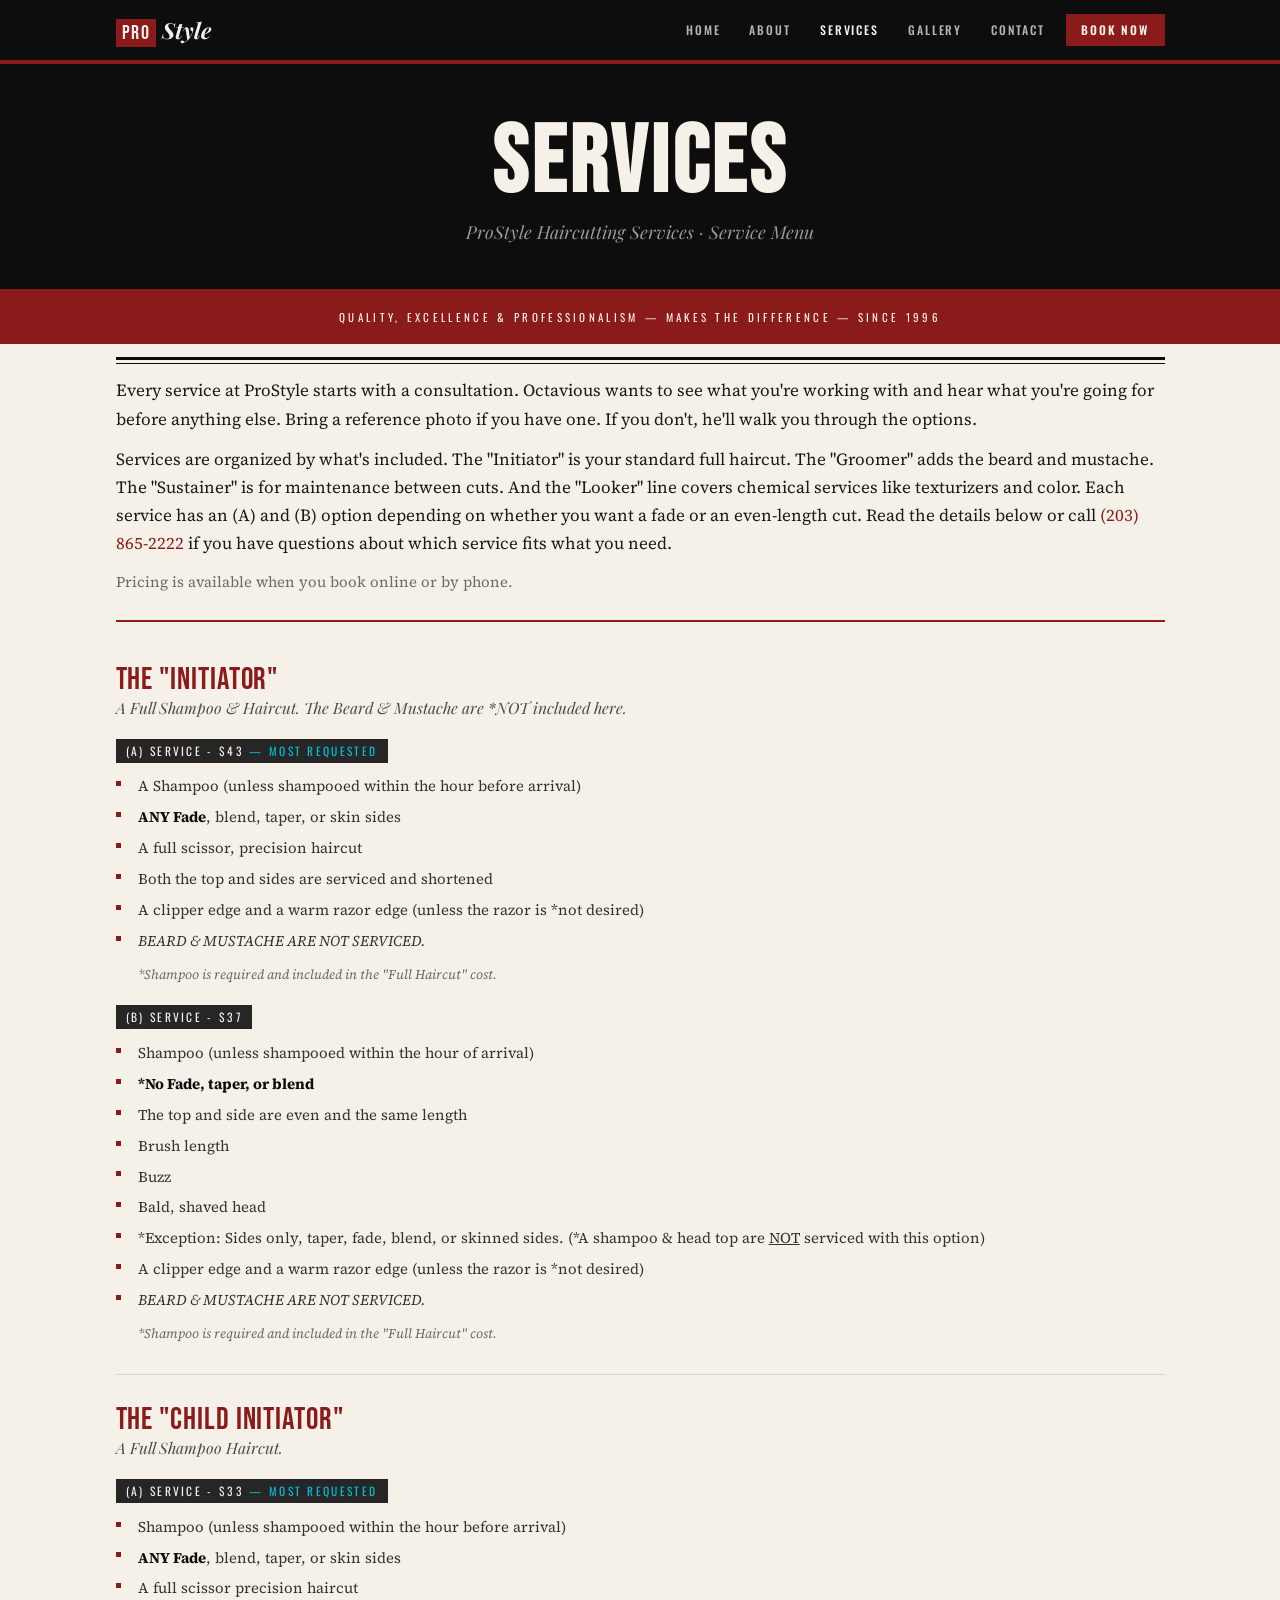
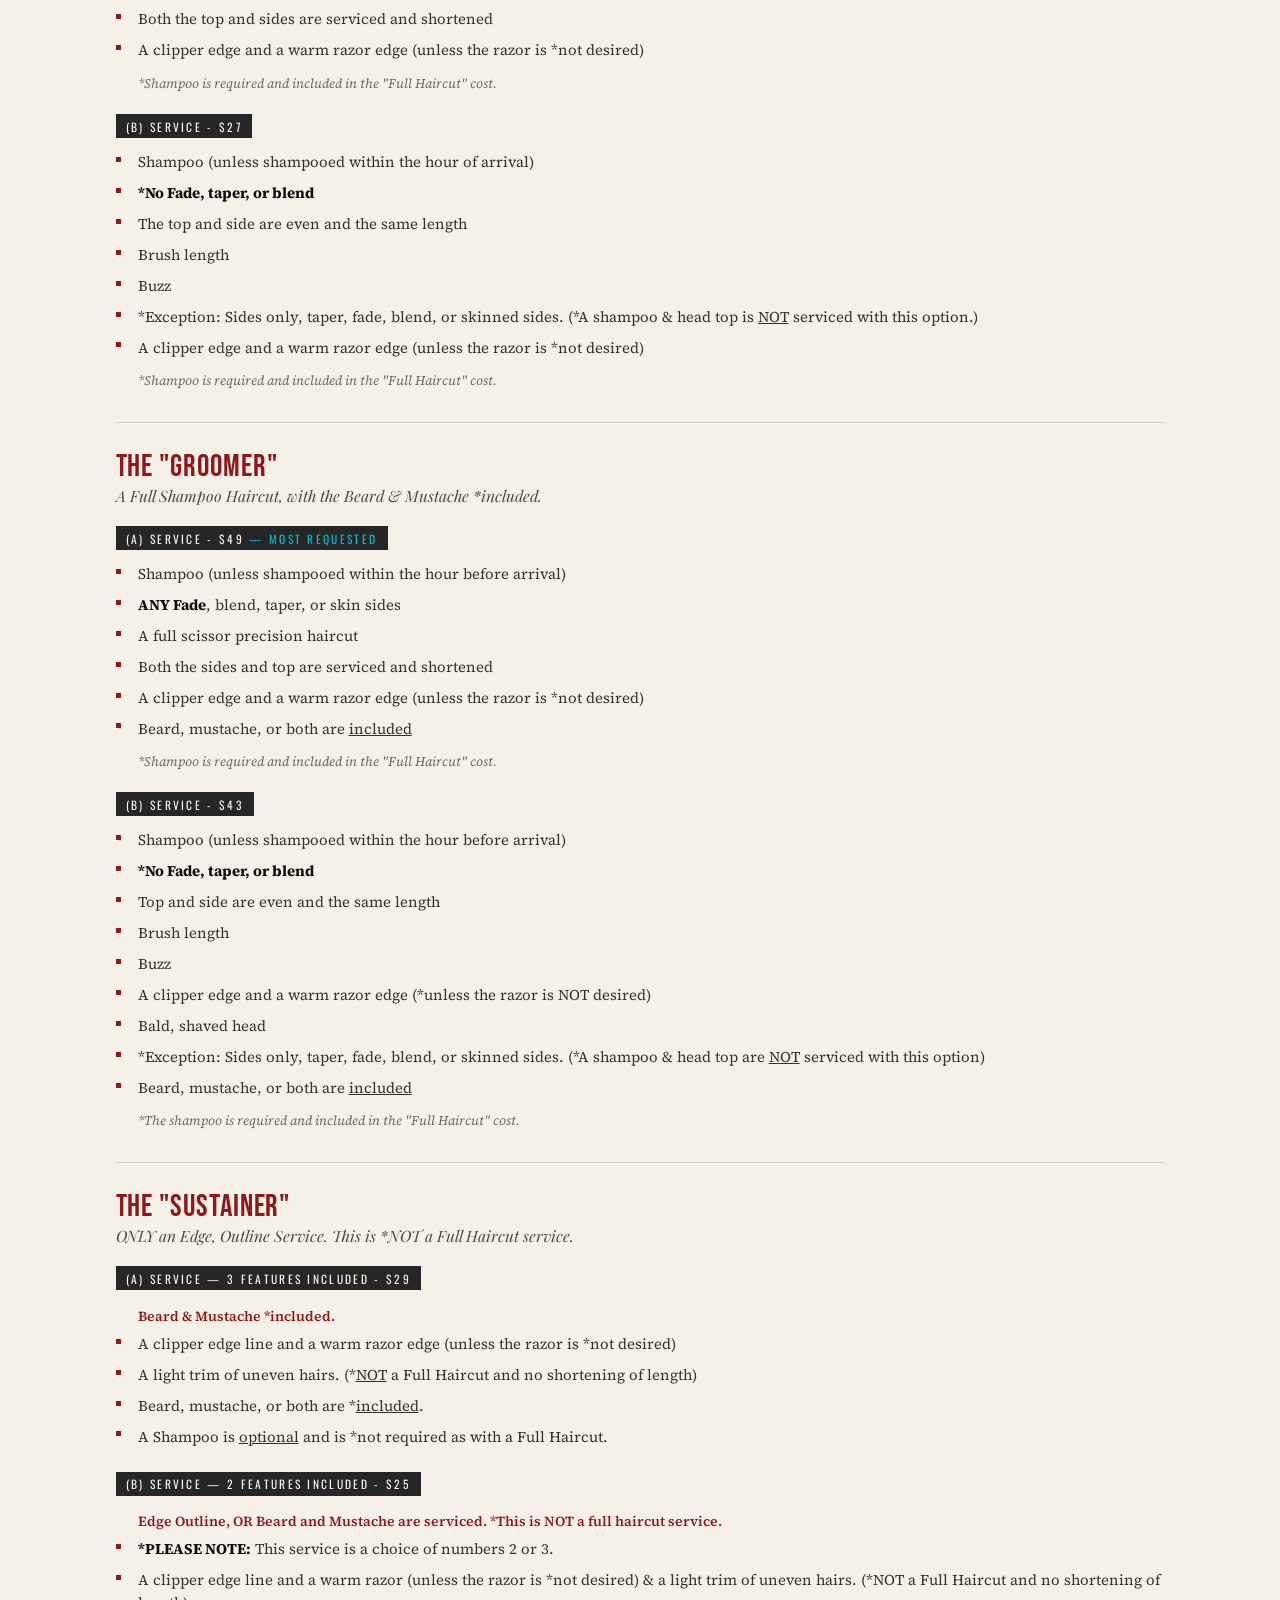
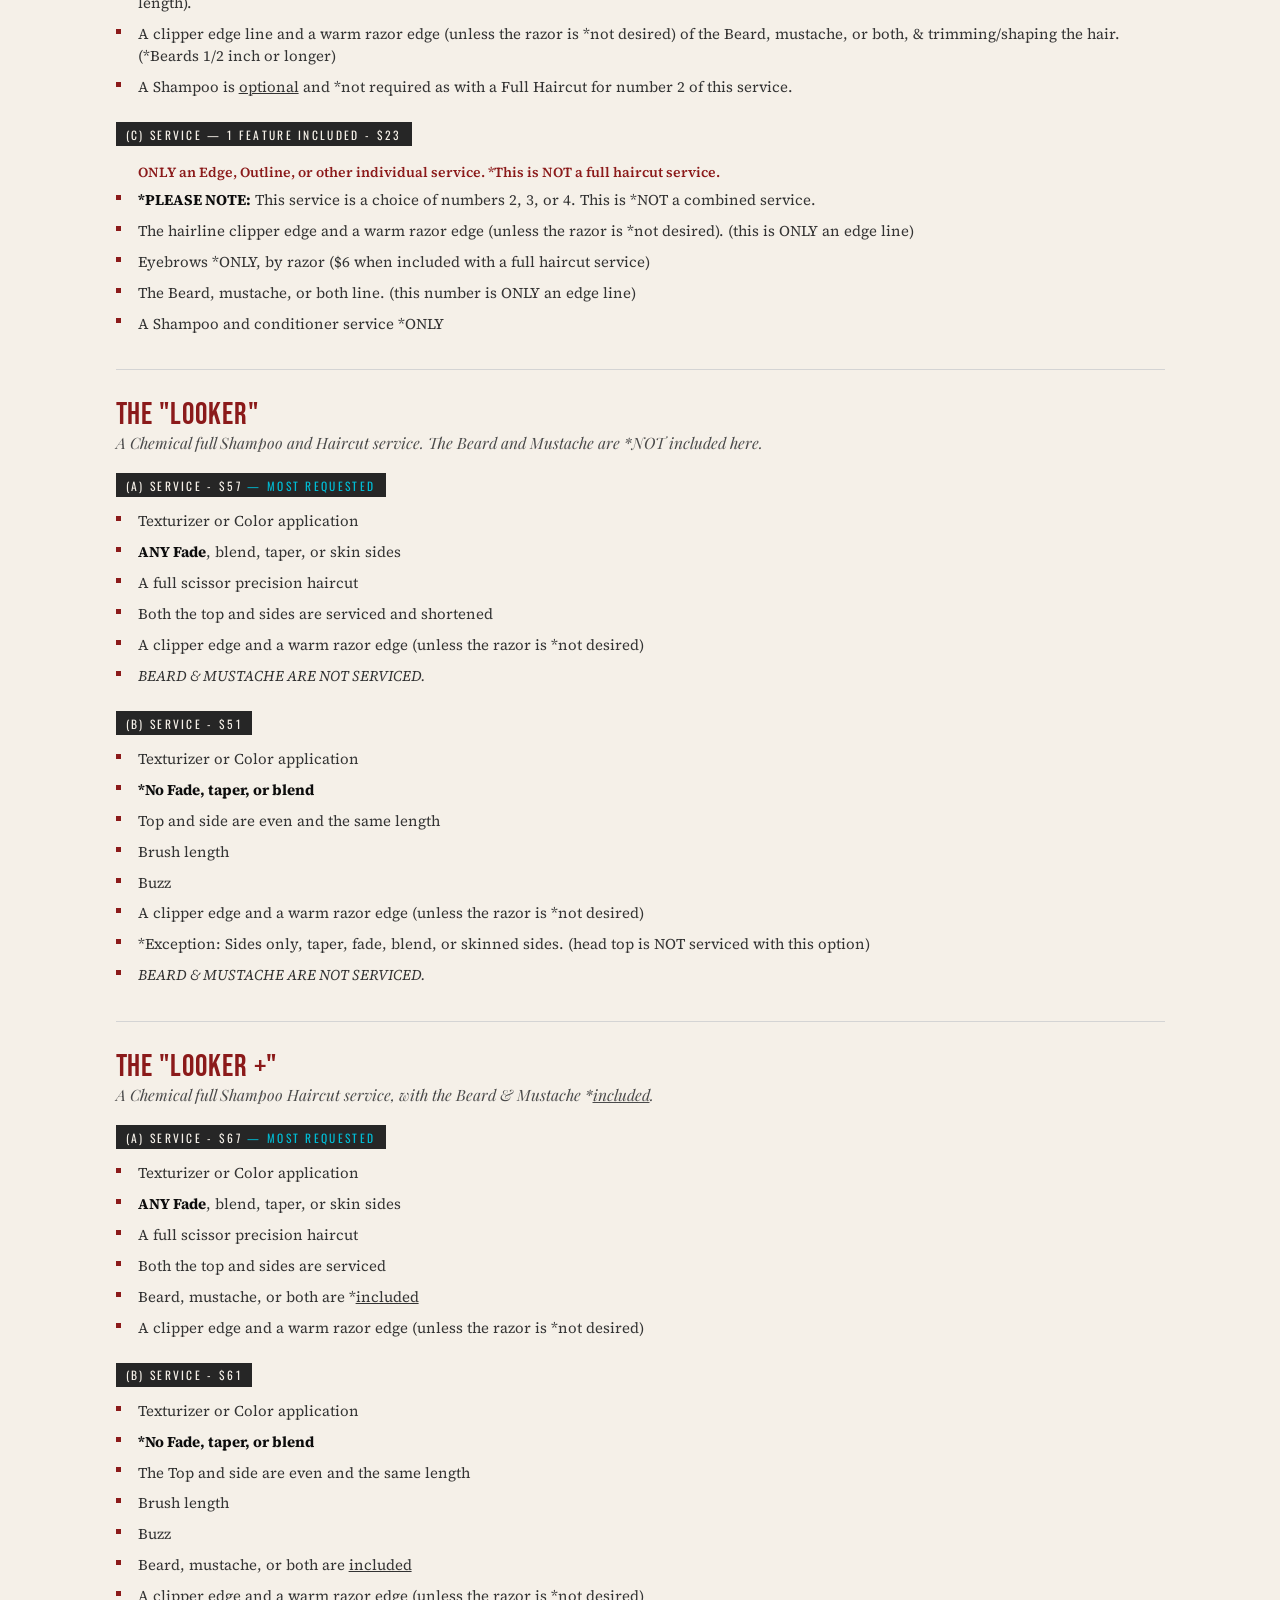
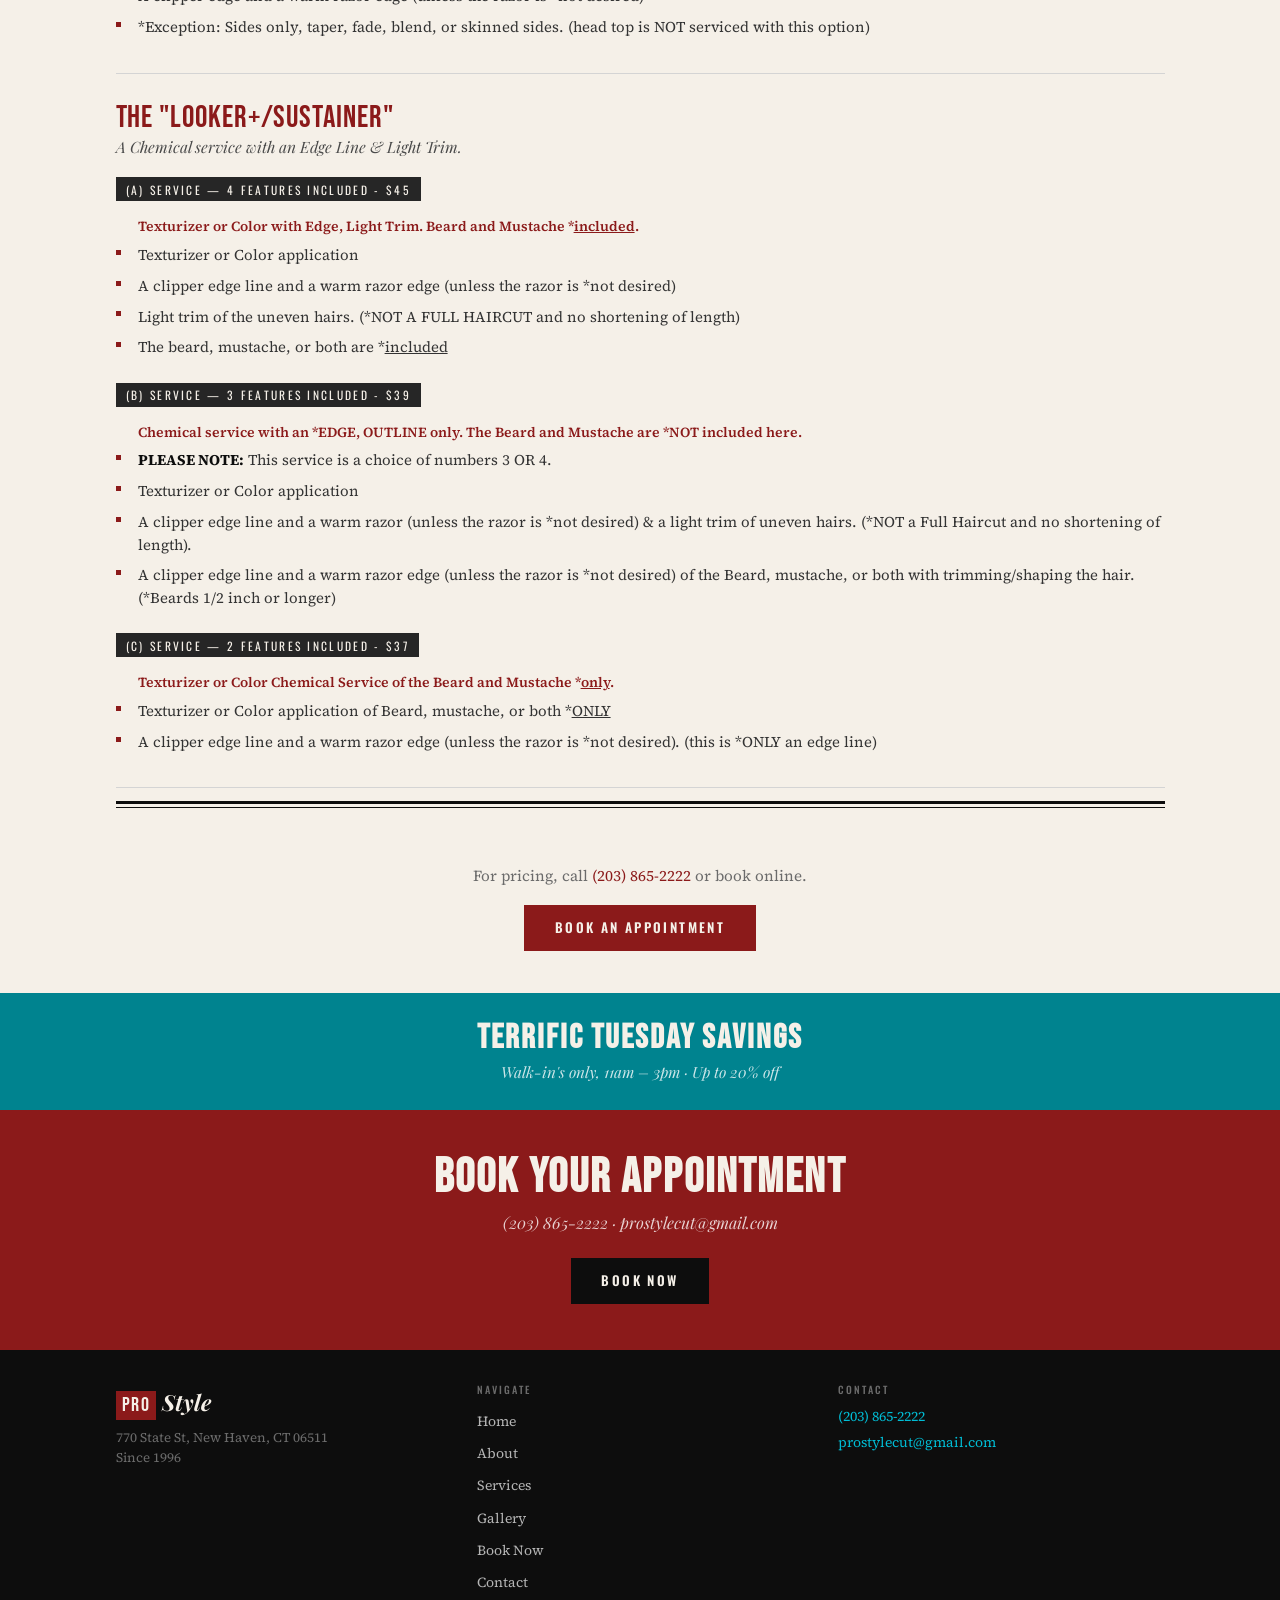
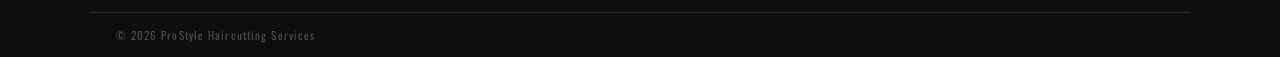
<file: services.html>
<!DOCTYPE html>
<html lang="en">
<head>
  <meta charset="UTF-8">
  <meta name="viewport" content="width=device-width, initial-scale=1.0">
  <title>Services — ProStyle Haircutting Services</title>
  <link rel="stylesheet" href="styles.css">
</head>
<body>

  <nav class="masthead">
    <div class="masthead-inner">
      <a href="index.html" class="mast-brand"><span class="pro">PRO</span><span class="sty">Style</span></a>
      <button class="nav-toggle" onclick="document.querySelector('.nav-links').classList.toggle('open')" aria-label="Menu"><span></span><span></span><span></span></button>
      <ul class="nav-links">
        <li><a href="index.html">Home</a></li>
        <li><a href="about.html">About</a></li>
        <li><a href="services.html" class="active">Services</a></li>
        <li><a href="gallery.html">Gallery</a></li>
        <li><a href="contact.html">Contact</a></li>
        <li><a href="booking.html" class="book-link">Book Now</a></li>
      </ul>
    </div>
  </nav>

  <header class="page-header">
    <h1>Services</h1>
    <div class="dek">ProStyle Haircutting Services · Service Menu</div>
  </header>

  <div class="qep-bar"><span>Quality, Excellence &amp; Professionalism &mdash; Makes the Difference &mdash; Since 1996</span></div>

  <main class="page-frame">
    <div class="rule-double"></div>

    <div style="margin-bottom:1.5rem;">
      <p style="margin-bottom:0.75rem;">
        Every service at ProStyle starts with a consultation. Octavious wants to see what you're working with and hear what you're going for before anything else. Bring a reference photo if you have one. If you don't, he'll walk you through the options.
      </p>
      <p style="margin-bottom:0.75rem;">
        Services are organized by what's included. The "Initiator" is your standard full haircut. The "Groomer" adds the beard and mustache. The "Sustainer" is for maintenance between cuts. And the "Looker" line covers chemical services like texturizers and color. Each service has an (A) and (B) option depending on whether you want a fade or an even-length cut. Read the details below or call <a href="tel:2038652222">(203) 865-2222</a> if you have questions about which service fits what you need.
      </p>
      <p style="color:var(--pewter);font-size:0.88rem;">
        Pricing is available when you book online or by phone.
      </p>
    </div>

    <div class="rule" style="background:var(--red);height:2px;"></div>

    <!-- ===========================
         THE INITIATOR
         =========================== -->
    <div class="service-block">
      <div class="service-name">The "Initiator"</div>
      <div class="service-desc">A Full Shampoo &amp; Haircut. The Beard &amp; Mustache are *NOT included here.</div>

      <div class="service-option">
        <div class="service-option-label popular">(A) Service - $43</div>
        <ul class="service-list">
          <li>A Shampoo (unless shampooed within the hour before arrival)</li>
          <li><strong>ANY Fade</strong>, blend, taper, or skin sides</li>
          <li>A full scissor, precision haircut</li>
          <li>Both the top and sides are serviced and shortened</li>
          <li>A clipper edge and a warm razor edge (unless the razor is *not desired)</li>
          <li><em>BEARD &amp; MUSTACHE ARE NOT SERVICED.</em></li>
        </ul>
        <div class="service-note">*Shampoo is required and included in the "Full Haircut" cost.</div>
      </div>

      <div class="service-option">
        <div class="service-option-label">(B) Service - $37</div>
        <ul class="service-list">
          <li>Shampoo (unless shampooed within the hour of arrival)</li>
          <li><strong>*No Fade, taper, or blend</strong></li>
          <li>The top and side are even and the same length</li>
          <li>Brush length</li>
          <li>Buzz</li>
          <li>Bald, shaved head</li>
          <li>*Exception: Sides only, taper, fade, blend, or skinned sides. (*A shampoo &amp; head top are <u>NOT</u> serviced with this option)</li>
          <li>A clipper edge and a warm razor edge (unless the razor is *not desired)</li>
          <li><em>BEARD &amp; MUSTACHE ARE NOT SERVICED.</em></li>
        </ul>
        <div class="service-note">*Shampoo is required and included in the "Full Haircut" cost.</div>
      </div>
    </div>

    <!-- ===========================
         THE CHILD INITIATOR
         =========================== -->
    <div class="service-block">
      <div class="service-name">The "Child Initiator"</div>
      <div class="service-desc">A Full Shampoo Haircut.</div>

      <div class="service-option">
        <div class="service-option-label popular">(A) Service - $33</div>
        <ul class="service-list">
          <li>Shampoo (unless shampooed within the hour before arrival)</li>
          <li><strong>ANY Fade</strong>, blend, taper, or skin sides</li>
          <li>A full scissor precision haircut</li>
          <li>Both the top and sides are serviced and shortened</li>
          <li>A clipper edge and a warm razor edge (unless the razor is *not desired)</li>
        </ul>
        <div class="service-note">*Shampoo is required and included in the "Full Haircut" cost.</div>
      </div>

      <div class="service-option">
        <div class="service-option-label">(B) Service - $27</div>
        <ul class="service-list">
          <li>Shampoo (unless shampooed within the hour of arrival)</li>
          <li><strong>*No Fade, taper, or blend</strong></li>
          <li>The top and side are even and the same length</li>
          <li>Brush length</li>
          <li>Buzz</li>
          <li>*Exception: Sides only, taper, fade, blend, or skinned sides. (*A shampoo &amp; head top is <u>NOT</u> serviced with this option.)</li>
          <li>A clipper edge and a warm razor edge (unless the razor is *not desired)</li>
        </ul>
        <div class="service-note">*Shampoo is required and included in the "Full Haircut" cost.</div>
      </div>
    </div>

    <!-- ===========================
         THE GROOMER
         =========================== -->
    <div class="service-block">
      <div class="service-name">The "Groomer"</div>
      <div class="service-desc">A Full Shampoo Haircut, with the Beard &amp; Mustache *included.</div>

      <div class="service-option">
        <div class="service-option-label popular">(A) Service - $49</div>
        <ul class="service-list">
          <li>Shampoo (unless shampooed within the hour before arrival)</li>
          <li><strong>ANY Fade</strong>, blend, taper, or skin sides</li>
          <li>A full scissor precision haircut</li>
          <li>Both the sides and top are serviced and shortened</li>
          <li>A clipper edge and a warm razor edge (unless the razor is *not desired)</li>
          <li>Beard, mustache, or both are <u>included</u></li>
        </ul>
        <div class="service-note">*Shampoo is required and included in the "Full Haircut" cost.</div>
      </div>

      <div class="service-option">
        <div class="service-option-label">(B) Service - $43</div>
        <ul class="service-list">
          <li>Shampoo (unless shampooed within the hour before arrival)</li>
          <li><strong>*No Fade, taper, or blend</strong></li>
          <li>Top and side are even and the same length</li>
          <li>Brush length</li>
          <li>Buzz</li>
          <li>A clipper edge and a warm razor edge (*unless the razor is NOT desired)</li>
          <li>Bald, shaved head</li>
          <li>*Exception: Sides only, taper, fade, blend, or skinned sides. (*A shampoo &amp; head top are <u>NOT</u> serviced with this option)</li>
          <li>Beard, mustache, or both are <u>included</u></li>
        </ul>
        <div class="service-note">*The shampoo is required and included in the "Full Haircut" cost.</div>
      </div>
    </div>

    <!-- ===========================
         THE SUSTAINER
         =========================== -->
    <div class="service-block">
      <div class="service-name">The "Sustainer"</div>
      <div class="service-desc">ONLY an Edge, Outline Service. This is *NOT a Full Haircut service.</div>

      <div class="service-option">
        <div class="service-option-label">(A) Service — 3 features included - $29</div>
        <div class="service-note-important">Beard &amp; Mustache *included.</div>
        <ul class="service-list">
          <li>A clipper edge line and a warm razor edge (unless the razor is *not desired)</li>
          <li>A light trim of uneven hairs. (*<u>NOT</u> a Full Haircut and no shortening of length)</li>
          <li>Beard, mustache, or both are *<u>included</u>.</li>
          <li>A Shampoo is <u>optional</u> and is *not required as with a Full Haircut.</li>
        </ul>
      </div>

      <div class="service-option">
        <div class="service-option-label">(B) Service — 2 features included - $25</div>
        <div class="service-note-important">Edge Outline, OR Beard and Mustache are serviced. *This is NOT a full haircut service.</div>
        <ul class="service-list">
          <li><strong>*PLEASE NOTE:</strong> This service is a choice of numbers 2 or 3.</li>
          <li>A clipper edge line and a warm razor (unless the razor is *not desired) &amp; a light trim of uneven hairs. (*NOT a Full Haircut and no shortening of length).</li>
          <li>A clipper edge line and a warm razor edge (unless the razor is *not desired) of the Beard, mustache, or both, &amp; trimming/shaping the hair. (*Beards 1/2 inch or longer)</li>
          <li>A Shampoo is <u>optional</u> and *not required as with a Full Haircut for number 2 of this service.</li>
        </ul>
      </div>

      <div class="service-option">
        <div class="service-option-label">(C) Service — 1 feature included - $23</div>
        <div class="service-note-important">ONLY an Edge, Outline, or other individual service. *This is NOT a full haircut service.</div>
        <ul class="service-list">
          <li><strong>*PLEASE NOTE:</strong> This service is a choice of numbers 2, 3, or 4. This is *NOT a combined service.</li>
          <li>The hairline clipper edge and a warm razor edge (unless the razor is *not desired). (this is ONLY an edge line)</li>
          <li>Eyebrows *ONLY, by razor ($6 when included with a full haircut service)</li>
          <li>The Beard, mustache, or both line. (this number is ONLY an edge line)</li>
          <li>A Shampoo and conditioner service *ONLY</li>
        </ul>
      </div>
    </div>

    <!-- ===========================
         THE LOOKER
         =========================== -->
    <div class="service-block">
      <div class="service-name">The "Looker"</div>
      <div class="service-desc">A Chemical full Shampoo and Haircut service. The Beard and Mustache are *NOT included here.</div>

      <div class="service-option">
        <div class="service-option-label popular">(A) Service - $57</div>
        <ul class="service-list">
          <li>Texturizer or Color application</li>
          <li><strong>ANY Fade</strong>, blend, taper, or skin sides</li>
          <li>A full scissor precision haircut</li>
          <li>Both the top and sides are serviced and shortened</li>
          <li>A clipper edge and a warm razor edge (unless the razor is *not desired)</li>
          <li><em>BEARD &amp; MUSTACHE ARE NOT SERVICED.</em></li>
        </ul>
      </div>

      <div class="service-option">
        <div class="service-option-label">(B) Service - $51</div>
        <ul class="service-list">
          <li>Texturizer or Color application</li>
          <li><strong>*No Fade, taper, or blend</strong></li>
          <li>Top and side are even and the same length</li>
          <li>Brush length</li>
          <li>Buzz</li>
          <li>A clipper edge and a warm razor edge (unless the razor is *not desired)</li>
          <li>*Exception: Sides only, taper, fade, blend, or skinned sides. (head top is NOT serviced with this option)</li>
          <li><em>BEARD &amp; MUSTACHE ARE NOT SERVICED.</em></li>
        </ul>
      </div>
    </div>

    <!-- ===========================
         THE LOOKER+
         =========================== -->
    <div class="service-block">
      <div class="service-name">The "Looker +"</div>
      <div class="service-desc">A Chemical full Shampoo Haircut service, with the Beard &amp; Mustache *<u>included</u>.</div>

      <div class="service-option">
        <div class="service-option-label popular">(A) Service - $67</div>
        <ul class="service-list">
          <li>Texturizer or Color application</li>
          <li><strong>ANY Fade</strong>, blend, taper, or skin sides</li>
          <li>A full scissor precision haircut</li>
          <li>Both the top and sides are serviced</li>
          <li>Beard, mustache, or both are *<u>included</u></li>
          <li>A clipper edge and a warm razor edge (unless the razor is *not desired)</li>
        </ul>
      </div>

      <div class="service-option">
        <div class="service-option-label">(B) Service - $61</div>
        <ul class="service-list">
          <li>Texturizer or Color application</li>
          <li><strong>*No Fade, taper, or blend</strong></li>
          <li>The Top and side are even and the same length</li>
          <li>Brush length</li>
          <li>Buzz</li>
          <li>Beard, mustache, or both are <u>included</u></li>
          <li>A clipper edge and a warm razor edge (unless the razor is *not desired)</li>
          <li>*Exception: Sides only, taper, fade, blend, or skinned sides. (head top is NOT serviced with this option)</li>
        </ul>
      </div>
    </div>

    <!-- ===========================
         THE LOOKER+/SUSTAINER
         =========================== -->
    <div class="service-block">
      <div class="service-name">The "Looker+/Sustainer"</div>
      <div class="service-desc">A Chemical service with an Edge Line &amp; Light Trim.</div>

      <div class="service-option">
        <div class="service-option-label">(A) Service — 4 features included - $45</div>
        <div class="service-note-important">Texturizer or Color with Edge, Light Trim. Beard and Mustache *<u>included</u>.</div>
        <ul class="service-list">
          <li>Texturizer or Color application</li>
          <li>A clipper edge line and a warm razor edge (unless the razor is *not desired)</li>
          <li>Light trim of the uneven hairs. (*NOT A FULL HAIRCUT and no shortening of length)</li>
          <li>The beard, mustache, or both are *<u>included</u></li>
        </ul>
      </div>

      <div class="service-option">
        <div class="service-option-label">(B) Service — 3 features included - $39</div>
        <div class="service-note-important">Chemical service with an *EDGE, OUTLINE only. The Beard and Mustache are *NOT included here.</div>
        <ul class="service-list">
          <li><strong>PLEASE NOTE:</strong> This service is a choice of numbers 3 OR 4.</li>
          <li>Texturizer or Color application</li>
          <li>A clipper edge line and a warm razor (unless the razor is *not desired) &amp; a light trim of uneven hairs. (*NOT a Full Haircut and no shortening of length).</li>
          <li>A clipper edge line and a warm razor edge (unless the razor is *not desired) of the Beard, mustache, or both with trimming/shaping the hair. (*Beards 1/2 inch or longer)</li>
        </ul>
      </div>

      <div class="service-option">
        <div class="service-option-label">(C) Service — 2 features included - $37</div>
        <div class="service-note-important">Texturizer or Color Chemical Service of the Beard and Mustache *<u>only</u>.</div>
        <ul class="service-list">
          <li>Texturizer or Color application of Beard, mustache, or both *<u>ONLY</u></li>
          <li>A clipper edge line and a warm razor edge (unless the razor is *not desired). (this is *ONLY an edge line)</li>
        </ul>
      </div>
    </div>

    <div class="rule-double"></div>

    <div class="section" style="text-align:center;">
      <p style="color:var(--pewter);font-size:0.9rem;margin-bottom:1rem;">For pricing, call <a href="tel:2038652222">(203) 865-2222</a> or book online.</p>
      <a href="booking.html" class="btn btn-red">Book an Appointment</a>
    </div>

  </main>

  <!-- TERRIFIC TUESDAY -->
  <div class="tuesday-banner">
    <h3>Terrific Tuesday Savings</h3>
    <p>Walk-in's only, 11am – 3pm · Up to 20% off</p>
  </div>

  <div class="cta-strip">
    <h2>Book Your Appointment</h2>
    <p>(203) 865-2222 · prostylecut@gmail.com</p>
    <a href="booking.html" class="btn btn-black">Book Now</a>
  </div>

  <footer class="site-footer">
    <div class="footer-inner">
      <div class="footer-brand">
        <div class="mast-brand"><span class="pro">PRO</span><span class="sty">Style</span></div>
        <p>770 State St, New Haven, CT 06511<br>Since 1996</p>
      </div>
      <div class="footer-nav">
        <h4>Navigate</h4>
        <ul>
          <li><a href="index.html">Home</a></li>
          <li><a href="about.html">About</a></li>
          <li><a href="services.html">Services</a></li>
          <li><a href="gallery.html">Gallery</a></li>
          <li><a href="booking.html">Book Now</a></li>
          <li><a href="contact.html">Contact</a></li>
        </ul>
      </div>
      <div class="footer-contact-col">
        <h4>Contact</h4>
        <p><a href="tel:2038652222">(203) 865-2222</a></p>
        <p><a href="mailto:prostylecut@gmail.com">prostylecut@gmail.com</a></p>
      </div>
    </div>
    <div class="footer-bottom">&copy; 2026 ProStyle Haircutting Services</div>
  </footer>

</body>
</html>
</file>
<file: styles.css>
@import url('https://fonts.googleapis.com/css2?family=Playfair+Display:ital,wght@0,400;0,600;0,700;0,800;0,900;1,400;1,600;1,700&family=Oswald:wght@300;400;500;600;700&family=Source+Serif+4:ital,wght@0,300;0,400;0,600;1,300;1,400&family=Bebas+Neue&family=Special+Elite&display=swap');

:root {
  --red: #8B1A1A;
  --red-mid: #A62C2C;
  --red-bright: #C0392B;
  --maroon: #5A1010;
  --cyan: #00BCD4;
  --cyan-dark: #00838F;
  --black: #0D0D0D;
  --ink: #1A1A1A;
  --charcoal: #262626;
  --graphite: #333333;
  --slate: #4A4A4A;
  --pewter: #6B6B6B;
  --silver: #999999;
  --ash: #B5B5B5;
  --fog: #D4D4D4;
  --cream: #F5F0E8;
  --ivory: #FAF8F4;
  --white: #FEFDFB;
  --gold: #C9A84C;
}

*, *::before, *::after {
  margin: 0;
  padding: 0;
  box-sizing: border-box;
}

html {
  scroll-behavior: smooth;
  font-size: 17px;
}

body {
  font-family: 'Source Serif 4', 'Georgia', serif;
  background: var(--cream);
  color: var(--ink);
  line-height: 1.65;
  -webkit-font-smoothing: antialiased;
}

a {
  color: var(--red);
  text-decoration: none;
  transition: color 0.2s;
}

a:hover {
  color: var(--red-bright);
}

img {
  max-width: 100%;
  display: block;
}

h1, h2, h3, h4 {
  font-family: 'Playfair Display', 'Georgia', serif;
  line-height: 1.1;
  color: var(--black);
}

h1 { font-size: clamp(2.6rem, 6vw, 4.5rem); font-weight: 900; }
h2 { font-size: clamp(1.8rem, 3.5vw, 2.6rem); font-weight: 700; }
h3 { font-size: clamp(1.2rem, 2vw, 1.5rem); font-weight: 700; }
h4 { font-size: 1.05rem; font-weight: 600; }

/* MASTHEAD */

.masthead {
  background: var(--black);
  color: var(--cream);
  border-bottom: 4px solid var(--red);
  position: fixed;
  top: 0;
  left: 0;
  right: 0;
  z-index: 1000;
}

.masthead-inner {
  max-width: 1100px;
  margin: 0 auto;
  display: flex;
  align-items: center;
  justify-content: space-between;
  padding: 0 1.5rem;
  height: 60px;
}

.mast-brand {
  display: flex;
  align-items: baseline;
  gap: 0.3rem;
  color: var(--cream);
}

.mast-brand .pro {
  font-family: 'Bebas Neue', sans-serif;
  font-size: 1.2rem;
  letter-spacing: 0.08em;
  background: var(--red);
  color: var(--cream);
  padding: 1px 6px;
  line-height: 1.3;
}

.mast-brand .sty {
  font-family: 'Playfair Display', serif;
  font-style: italic;
  font-size: 1.3rem;
  font-weight: 700;
  color: var(--cream);
}

.nav-links {
  display: flex;
  list-style: none;
  gap: 0;
}

.nav-links a {
  display: block;
  padding: 0.35rem 0.85rem;
  font-family: 'Oswald', sans-serif;
  font-size: 0.7rem;
  font-weight: 500;
  text-transform: uppercase;
  letter-spacing: 0.16em;
  color: var(--ash);
  transition: color 0.2s;
}

.nav-links a:hover,
.nav-links a.active {
  color: var(--cream);
}

.nav-links .book-link {
  background: var(--red);
  color: var(--cream) !important;
  margin-left: 0.4rem;
  padding: 0.35rem 0.9rem;
  font-weight: 600;
}

.nav-links .book-link:hover {
  background: var(--red-mid);
}

.nav-toggle {
  display: none;
  background: none;
  border: none;
  cursor: pointer;
  padding: 0.5rem;
}

.nav-toggle span {
  display: block;
  width: 22px;
  height: 2px;
  background: var(--cream);
  margin: 5px 0;
}

/* PAGE FRAME */

.page-frame {
  max-width: 1100px;
  margin: 0 auto;
  padding: 0 1.5rem;
}

/* FRONT BANNER */

.front-banner {
  margin-top: 60px;
  background: var(--black);
  color: var(--cream);
  text-align: center;
  padding: 4.5rem 2rem 3.5rem;
  position: relative;
  overflow: hidden;
}

.front-banner::before {
  content: '';
  position: absolute;
  inset: 0;
  background: repeating-linear-gradient(0deg, transparent, transparent 3px, rgba(255,255,255,0.02) 3px, rgba(255,255,255,0.02) 4px);
  pointer-events: none;
}

.front-banner > * {
  position: relative;
  z-index: 1;
}

.front-banner .edition {
  font-family: 'Oswald', sans-serif;
  font-size: 0.6rem;
  letter-spacing: 0.4em;
  text-transform: uppercase;
  color: var(--silver);
  margin-bottom: 0.75rem;
}

.front-banner h1 {
  font-family: 'Bebas Neue', sans-serif;
  font-size: clamp(4rem, 13vw, 9.5rem);
  color: var(--cream);
  line-height: 0.88;
  letter-spacing: 0.03em;
}

.front-banner h1 .red {
  color: var(--red-bright);
}

.front-banner .subtitle {
  font-family: 'Playfair Display', serif;
  font-style: italic;
  font-size: clamp(1rem, 2.5vw, 1.35rem);
  color: var(--silver);
  margin-top: 0.4rem;
  font-weight: 400;
}

.front-banner .since {
  display: inline-block;
  margin-top: 1.5rem;
  font-family: 'Oswald', sans-serif;
  font-size: 0.65rem;
  letter-spacing: 0.3em;
  text-transform: uppercase;
  color: var(--cyan);
  border: 1px solid var(--cyan-dark);
  padding: 0.3rem 1.4rem;
}

/* QE&P BAR */

.qep-bar {
  background: var(--red);
  color: var(--cream);
  text-align: center;
  padding: 0.8rem 1rem;
}

.qep-bar span {
  font-family: 'Oswald', sans-serif;
  font-size: 0.65rem;
  letter-spacing: 0.3em;
  text-transform: uppercase;
}

/* RULES */

.rule {
  width: 100%;
  height: 1px;
  background: var(--black);
  margin: 0.75rem 0;
}

.rule-thick {
  height: 3px;
}

.rule-double {
  height: 0;
  border-top: 3px solid var(--black);
  border-bottom: 1px solid var(--black);
  padding-top: 3px;
  margin: 0.75rem 0;
}

.rule-red {
  background: var(--red);
  border-color: var(--red);
}

.rule-dotted {
  height: 0;
  border: none;
  border-top: 1px dotted var(--pewter);
  margin: 0.75rem 0;
}

/* COLUMNS */

.cols-2 {
  display: grid;
  grid-template-columns: 1fr 1fr;
  gap: 2.5rem;
}

.cols-aside {
  display: grid;
  grid-template-columns: 5fr 3fr;
  gap: 2.5rem;
}

.col-rule {
  border-right: 1px solid var(--fog);
  padding-right: 2.5rem;
}

/* SECTION */

.section {
  padding: 2.5rem 0;
}

.section-header {
  margin-bottom: 1.5rem;
}

.section-header .dek {
  font-family: 'Playfair Display', serif;
  font-style: italic;
  font-weight: 400;
  color: var(--slate);
  font-size: 1rem;
}

.section-header .byline {
  font-family: 'Oswald', sans-serif;
  font-size: 0.6rem;
  letter-spacing: 0.2em;
  text-transform: uppercase;
  color: var(--pewter);
  margin-top: 0.35rem;
}

/* PAGE HEADER (inner pages) */

.page-header {
  margin-top: 60px;
  background: var(--black);
  color: var(--cream);
  padding: 3.5rem 1.5rem 2.5rem;
  text-align: center;
}

.page-header h1 {
  font-family: 'Bebas Neue', sans-serif;
  font-size: clamp(3rem, 8vw, 5.5rem);
  color: var(--cream);
  letter-spacing: 0.04em;
  line-height: 0.95;
}

.page-header .dek {
  font-family: 'Playfair Display', serif;
  font-style: italic;
  font-weight: 400;
  color: var(--silver);
  font-size: 1.05rem;
  margin-top: 0.5rem;
}

/* HOURS BOX */

.hours-box {
  background: var(--black);
  color: var(--cream);
  padding: 1.75rem;
  border: 2px solid var(--black);
}

.hours-box h3 {
  font-family: 'Bebas Neue', sans-serif;
  font-size: 1.3rem;
  letter-spacing: 0.08em;
  color: var(--cyan);
  margin-bottom: 0.6rem;
}

.hours-row {
  display: flex;
  justify-content: space-between;
  align-items: baseline;
  padding: 0.35rem 0;
  border-bottom: 1px dotted var(--graphite);
  font-size: 0.85rem;
}

.hours-row:last-child {
  border-bottom: none;
}

.hours-day {
  font-family: 'Oswald', sans-serif;
  font-weight: 500;
  text-transform: uppercase;
  letter-spacing: 0.06em;
  font-size: 0.8rem;
}

.hours-time {
  color: var(--ash);
  font-family: 'Source Serif 4', serif;
  font-size: 0.82rem;
}

.hours-note {
  display: block;
  font-size: 0.68rem;
  color: var(--cyan);
  margin-top: 1px;
  font-style: italic;
}

.hours-closed {
  color: var(--red-bright);
}

/* SERVICE BLOCKS */

.service-block {
  padding: 1.75rem 0;
  border-bottom: 1px solid var(--fog);
}

.service-block:last-child {
  border-bottom: none;
}

.service-name {
  font-family: 'Bebas Neue', sans-serif;
  font-size: 1.8rem;
  letter-spacing: 0.03em;
  color: var(--red);
  line-height: 1;
  margin-bottom: 0.1rem;
}

.service-desc {
  font-family: 'Playfair Display', serif;
  font-style: italic;
  color: var(--slate);
  font-size: 0.92rem;
  margin-bottom: 0.5rem;
  line-height: 1.4;
}

.service-option {
  margin-top: 1rem;
}

.service-option-label {
  font-family: 'Oswald', sans-serif;
  font-size: 0.68rem;
  letter-spacing: 0.2em;
  text-transform: uppercase;
  color: var(--cream);
  background: var(--charcoal);
  display: inline-block;
  padding: 0.15rem 0.6rem;
  margin-bottom: 0.5rem;
}

.service-option-label.popular::after {
  content: ' \2014  MOST REQUESTED';
  color: var(--cyan);
}

.service-list {
  list-style: none;
  padding: 0;
}

.service-list li {
  padding: 0.25rem 0 0.25rem 1.3rem;
  position: relative;
  font-size: 0.88rem;
  line-height: 1.5;
  color: var(--graphite);
}

.service-list li::before {
  content: '';
  position: absolute;
  left: 0;
  top: 0.6rem;
  width: 5px;
  height: 5px;
  background: var(--red);
}

.service-list li strong {
  color: var(--black);
}

.service-note {
  font-size: 0.78rem;
  color: var(--pewter);
  font-style: italic;
  margin-top: 0.4rem;
  padding-left: 1.3rem;
}

.service-note-important {
  font-size: 0.82rem;
  color: var(--red);
  font-weight: 600;
  font-style: normal;
  margin-top: 0.4rem;
  padding-left: 1.3rem;
}

/* PULL QUOTE */

.pull-quote {
  border-left: 4px solid var(--red);
  padding: 1rem 1.25rem;
  margin: 1.25rem 0;
  background: var(--ivory);
}

.pull-quote p {
  font-family: 'Playfair Display', serif;
  font-style: italic;
  font-size: 1rem;
  line-height: 1.55;
  color: var(--graphite);
}

.pull-quote .attr {
  font-family: 'Oswald', sans-serif;
  font-size: 0.6rem;
  letter-spacing: 0.2em;
  text-transform: uppercase;
  color: var(--pewter);
  margin-top: 0.35rem;
  display: block;
}

/* GALLERY */

.gallery-grid {
  display: grid;
  grid-template-columns: repeat(3, 1fr);
  gap: 4px;
}

.gallery-slot {
  aspect-ratio: 1;
  background: var(--charcoal);
  display: flex;
  align-items: center;
  justify-content: center;
  color: var(--slate);
  font-family: 'Oswald', sans-serif;
  font-size: 0.65rem;
  text-transform: uppercase;
  letter-spacing: 0.15em;
  border: 1px dashed var(--slate);
}

/* CONTACT */

.contact-pair {
  display: grid;
  grid-template-columns: 1fr 1fr;
  gap: 2.5rem;
}

.contact-block h4 {
  font-family: 'Oswald', sans-serif;
  font-size: 0.65rem;
  letter-spacing: 0.2em;
  text-transform: uppercase;
  color: var(--pewter);
  margin-bottom: 0.2rem;
  font-weight: 500;
}

.contact-block p {
  font-size: 0.95rem;
  color: var(--ink);
  line-height: 1.6;
}

.map-frame {
  width: 100%;
  min-height: 380px;
  border: 2px solid var(--black);
}

.map-frame iframe {
  width: 100%;
  height: 100%;
  min-height: 380px;
  border: none;
}

/* BOOKING */

.booking-frame {
  background: var(--white);
  border: 2px solid var(--black);
  max-width: 900px;
  margin: 0 auto;
}

.booking-frame iframe {
  width: 100%;
  min-height: 700px;
  border: none;
  display: block;
}

/* BUTTONS */

.btn {
  display: inline-block;
  font-family: 'Oswald', sans-serif;
  font-size: 0.78rem;
  font-weight: 600;
  text-transform: uppercase;
  letter-spacing: 0.18em;
  padding: 0.7rem 1.8rem;
  border: none;
  cursor: pointer;
  transition: all 0.2s;
}

.btn-red {
  background: var(--red);
  color: var(--cream);
}

.btn-red:hover {
  background: var(--red-mid);
  color: var(--cream);
}

.btn-black {
  background: var(--black);
  color: var(--cream);
}

.btn-black:hover {
  background: var(--charcoal);
  color: var(--cream);
}

/* PORTRAIT */

.portrait-slot {
  aspect-ratio: 3 / 4;
  background: var(--charcoal);
  border: 1px dashed var(--slate);
  display: flex;
  align-items: center;
  justify-content: center;
  color: var(--slate);
  font-family: 'Oswald', sans-serif;
  font-size: 0.7rem;
  text-transform: uppercase;
  letter-spacing: 0.1em;
}

.stat-row {
  display: flex;
  gap: 2.5rem;
  margin-top: 1.25rem;
}

.stat-num {
  font-family: 'Bebas Neue', sans-serif;
  font-size: 2.6rem;
  color: var(--red);
  line-height: 1;
}

.stat-label {
  font-family: 'Oswald', sans-serif;
  font-size: 0.55rem;
  letter-spacing: 0.18em;
  text-transform: uppercase;
  color: var(--pewter);
  margin-top: 0.1rem;
}

/* POLICIES */

.policy-item {
  display: flex;
  gap: 0.75rem;
  padding: 0.85rem 0;
  border-bottom: 1px dotted var(--fog);
  align-items: flex-start;
}

.policy-item:last-child {
  border-bottom: none;
}

.policy-num {
  font-family: 'Bebas Neue', sans-serif;
  font-size: 1.6rem;
  color: var(--red);
  line-height: 1;
  flex-shrink: 0;
  width: 1.5rem;
  text-align: center;
}

.policy-text {
  color: var(--graphite);
  font-size: 0.92rem;
  line-height: 1.55;
}

/* TUESDAY BANNER */

.tuesday-banner {
  background: var(--cyan-dark);
  color: var(--cream);
  text-align: center;
  padding: 1.5rem 1.5rem;
}

.tuesday-banner h3 {
  font-family: 'Bebas Neue', sans-serif;
  font-size: clamp(1.4rem, 3vw, 2rem);
  color: var(--cream);
  letter-spacing: 0.06em;
}

.tuesday-banner p {
  font-family: 'Playfair Display', serif;
  font-style: italic;
  color: rgba(255,255,255,0.8);
  font-size: 0.9rem;
  margin-top: 0.15rem;
}

/* CTA STRIP */

.cta-strip {
  background: var(--red);
  color: var(--cream);
  text-align: center;
  padding: 2.5rem 1.5rem;
}

.cta-strip h2 {
  font-family: 'Bebas Neue', sans-serif;
  font-size: clamp(1.8rem, 4vw, 2.8rem);
  color: var(--cream);
  letter-spacing: 0.04em;
  margin-bottom: 0.35rem;
}

.cta-strip p {
  font-family: 'Playfair Display', serif;
  font-style: italic;
  color: rgba(255,255,255,0.8);
  margin-bottom: 1.25rem;
  font-size: 0.95rem;
}

/* FOOTER */

.site-footer {
  background: var(--black);
  color: var(--ash);
  border-top: 4px solid var(--red);
  margin-top: 0;
}

.footer-inner {
  max-width: 1100px;
  margin: 0 auto;
  padding: 2rem 1.5rem 1rem;
  display: grid;
  grid-template-columns: 1fr 1fr 1fr;
  gap: 2rem;
}

.footer-brand p {
  font-size: 0.78rem;
  color: var(--pewter);
  line-height: 1.5;
  font-family: 'Source Serif 4', serif;
  margin-top: 0.4rem;
}

.footer-nav h4,
.footer-contact-col h4 {
  font-family: 'Oswald', sans-serif;
  font-size: 0.6rem;
  letter-spacing: 0.2em;
  text-transform: uppercase;
  color: var(--pewter);
  margin-bottom: 0.6rem;
  font-weight: 500;
}

.footer-nav ul {
  list-style: none;
  display: flex;
  flex-direction: column;
  gap: 0.25rem;
}

.footer-nav ul a {
  color: var(--ash);
  font-size: 0.82rem;
  font-family: 'Source Serif 4', serif;
}

.footer-nav ul a:hover {
  color: var(--cream);
}

.footer-contact-col p {
  font-size: 0.82rem;
  color: var(--ash);
  margin-bottom: 0.2rem;
  font-family: 'Source Serif 4', serif;
}

.footer-contact-col a {
  color: var(--cyan);
}

.footer-contact-col a:hover {
  color: var(--cream);
}

.footer-bottom {
  max-width: 1100px;
  margin: 0 auto;
  padding: 0.75rem 1.5rem;
  border-top: 1px solid var(--charcoal);
  font-size: 0.65rem;
  color: var(--slate);
  font-family: 'Oswald', sans-serif;
  letter-spacing: 0.1em;
}

/* RESPONSIVE */

@media (max-width: 900px) {
  .cols-2,
  .cols-aside,
  .contact-pair {
    grid-template-columns: 1fr;
  }

  .col-rule {
    border-right: none;
    padding-right: 0;
    border-bottom: 1px solid var(--fog);
    padding-bottom: 2rem;
  }

  .footer-inner {
    grid-template-columns: 1fr;
  }

  .gallery-grid {
    grid-template-columns: repeat(2, 1fr);
  }
}

@media (max-width: 600px) {
  html {
    font-size: 16px;
  }

  .nav-links {
    display: none;
    position: absolute;
    top: 60px;
    left: 0;
    right: 0;
    background: var(--black);
    flex-direction: column;
    padding: 0.5rem 0;
    border-bottom: 3px solid var(--red);
  }

  .nav-links.open {
    display: flex;
  }

  .nav-links a {
    padding: 0.55rem 1.5rem;
  }

  .nav-toggle {
    display: block;
  }

  .stat-row {
    gap: 1.25rem;
  }

  .gallery-grid {
    grid-template-columns: 1fr 1fr;
  }
}
</file>
